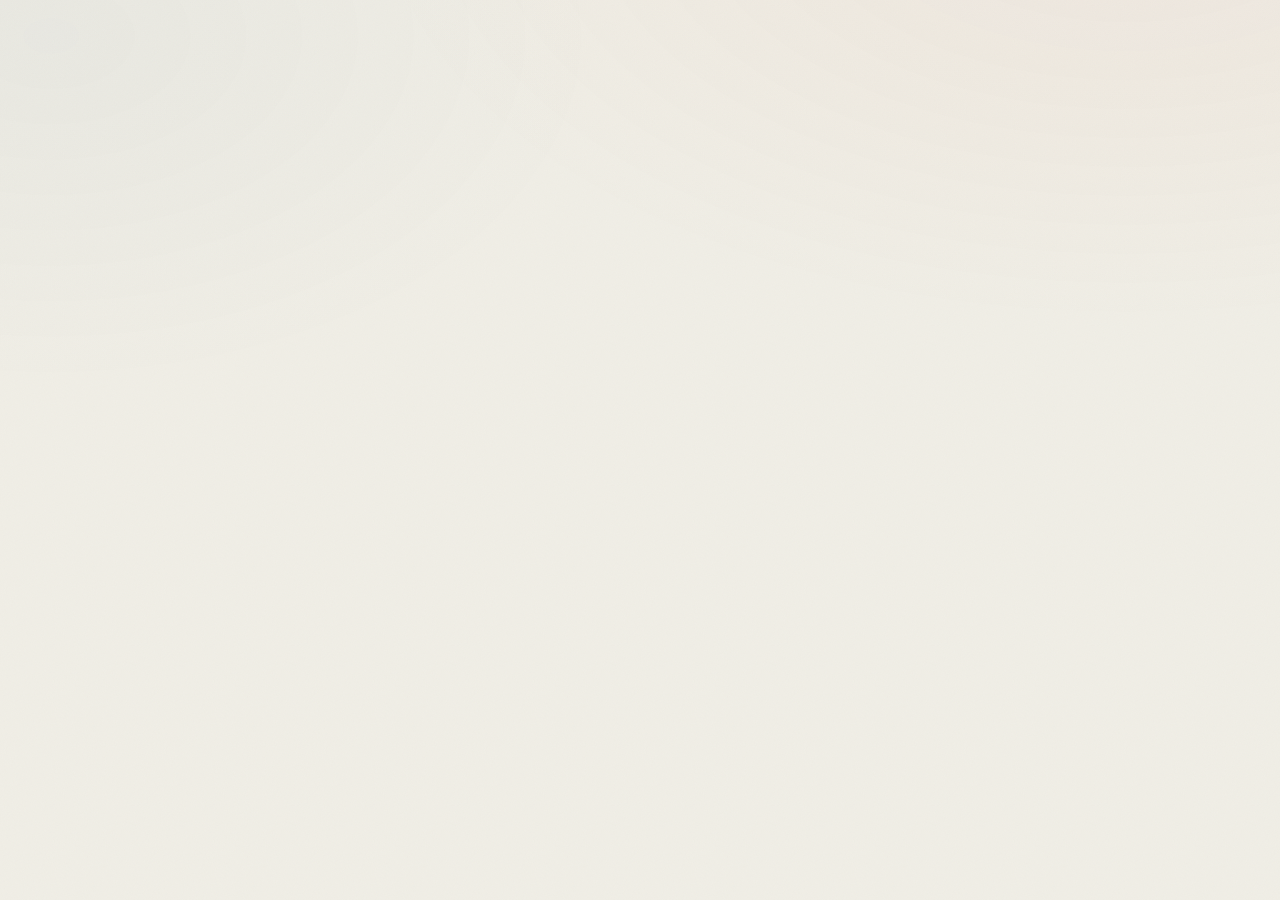
<file: index.html>
<!DOCTYPE html>
<html lang="ar" dir="rtl">
<head>
<meta charset="UTF-8">
<meta name="viewport" content="width=device-width, initial-scale=1">
<meta http-equiv="refresh" content="0;url=qisma.html">
<link rel="icon" href="favicon.ico" sizes="32x32">
<link rel="icon" type="image/svg+xml" href="icons/icon.svg">
<link rel="apple-touch-icon" href="icons/apple-touch-icon.png">
<title>قِسمة — Qisma</title>
</head>
<body>
<p><a href="qisma.html">افتح قِسمة</a></p>
</body>
</html>
</file>
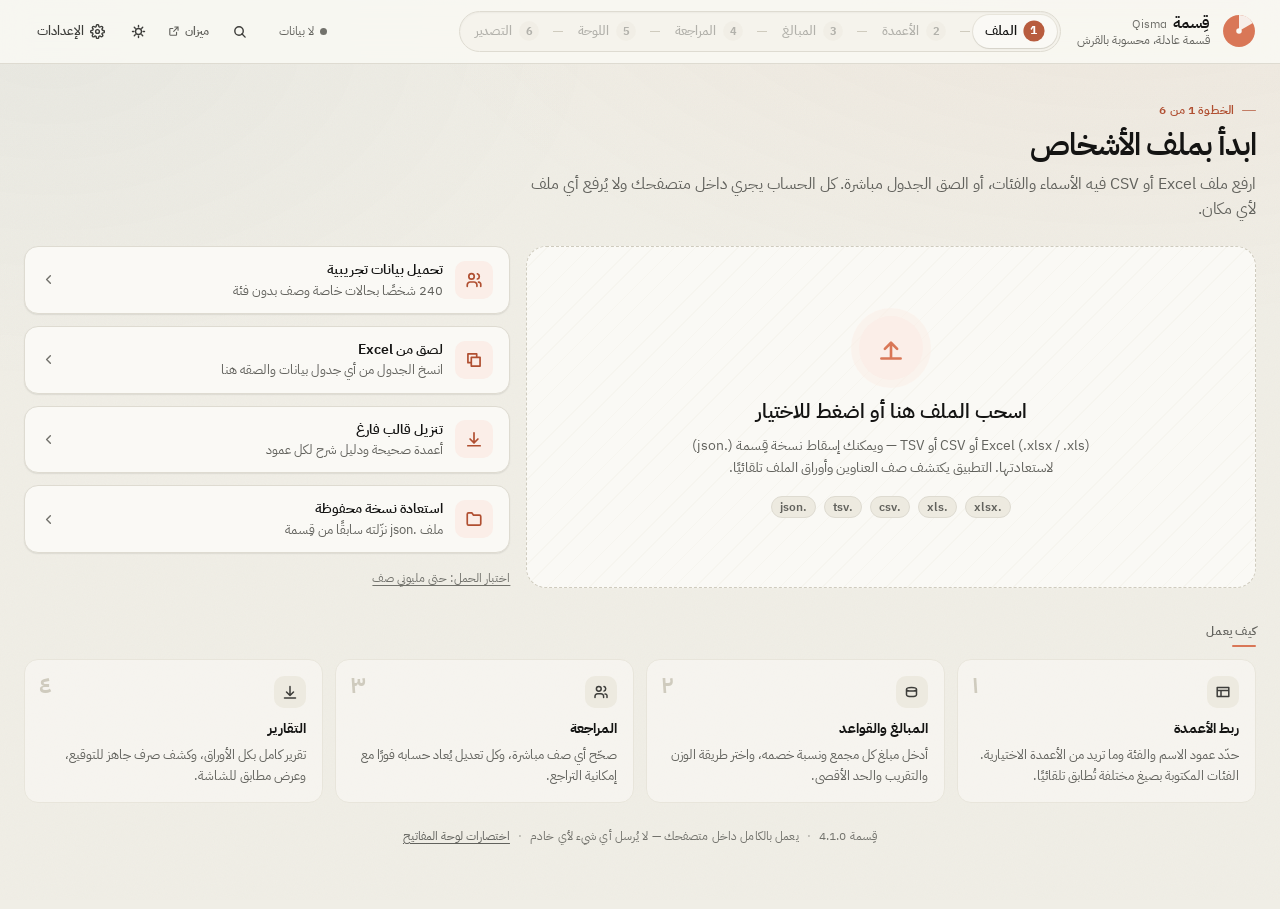
<file: qisma.html>
<!DOCTYPE html>
<html lang="ar" dir="rtl">
<head>
<meta charset="UTF-8">
<meta name="viewport" content="width=device-width, initial-scale=1, viewport-fit=cover">
<title>قِسمة — Qisma</title>
<meta name="description" content="قِسمة: توزيع عادل للحوافز والمجمعات على الأشخاص، محسوب بالقرش، يعمل بالكامل داخل المتصفح.">
<meta name="color-scheme" content="light dark">
<meta name="theme-color" id="theme-color" content="#F0EEE6">
<link rel="manifest" href="manifest.webmanifest">
<link rel="apple-touch-icon" href="icons/apple-touch-icon.png">
<link rel="icon" href="favicon.ico" sizes="32x32">
<link rel="icon" type="image/svg+xml" href="data:image/svg+xml,%3Csvg xmlns='http://www.w3.org/2000/svg' viewBox='0 0 32 32'%3E%3Ccircle cx='16' cy='16' r='15' fill='%23D97757'/%3E%3Cpath d='M16 1a15 15 0 0 1 13 7.5L16 16Z' fill='%23FAF9F5' opacity='.92'/%3E%3Ccircle cx='16' cy='16' r='2.6' fill='%23FAF9F5'/%3E%3C/svg%3E">
<script>
(function(){try{
  var raw = localStorage.getItem('qisma.settings.v1');
  var ui = raw ? (JSON.parse(raw).ui || {}) : {};
  var pref = ui.theme === 'light' || ui.theme === 'dark' ? ui.theme : 'system';
  var dark = pref === 'dark' || (pref === 'system' && matchMedia('(prefers-color-scheme:dark)').matches);
  var r = document.documentElement;
  r.setAttribute('data-theme', dark ? 'dark' : 'light');
  r.setAttribute('data-theme-pref', pref);
  if (ui.motion === 'reduced') r.setAttribute('data-motion', 'reduced');
  var m = document.getElementById('theme-color');
  if (m) m.setAttribute('content', dark ? '#1A1A18' : '#F0EEE6');
}catch(e){document.documentElement.setAttribute('data-theme','light');}})();
</script>
<link rel="preconnect" href="https://fonts.googleapis.com">
<link rel="preconnect" href="https://fonts.gstatic.com" crossorigin>
<link href="https://fonts.googleapis.com/css2?family=IBM+Plex+Sans+Arabic:wght@400;500;600;700&display=swap" rel="stylesheet">
<link rel="stylesheet" href="css/qisma.css">
<script src="vendor/xlsx.full.min.js" defer onerror="window.__sheetJsLocalFailed=true"></script>
</head>
<body>
<a class="skip-link" href="#main">تخطَّ إلى المحتوى</a>
<div id="app"></div>
<div class="toasts" id="toasts" aria-live="polite"></div>
<noscript><p style="padding:24px">قِسمة يحتاج تفعيل JavaScript.</p></noscript>
<script src="js/engine.js" defer></script>
<script src="js/core.js" defer></script>
<script src="js/xlsxstream.js" defer></script>
<script src="js/importworker.js" defer></script>
<script src="js/data.js" defer></script>
<script src="js/app.js" defer></script>
<script src="js/review.js" defer></script>
<script src="js/views.js" defer></script>
<script src="js/selftest.js" defer></script>
</body>
</html>
</file>
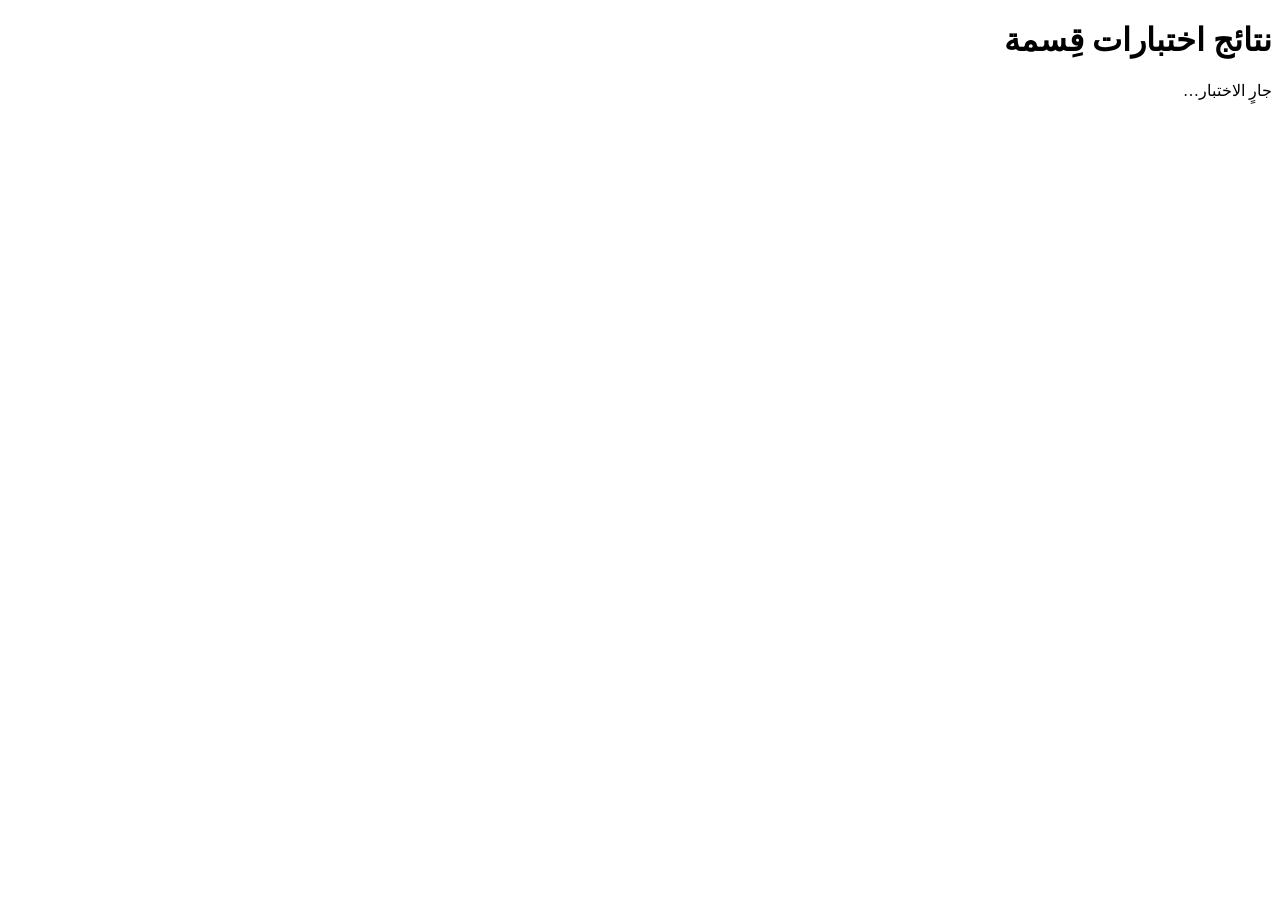
<file: test.html>
<!DOCTYPE html>
<html lang="ar" dir="rtl">
<head><meta charset="utf-8"><title>اختبارات قِسمة</title></head>
<body>
<h1>نتائج اختبارات قِسمة</h1>
<output id="results">جارٍ الاختبار…</output>
<iframe src="qisma.html" title="تطبيق قِسمة" hidden></iframe>
<script>
document.querySelector('iframe').addEventListener('load', async function () {
  try {
    var win = this.contentWindow;
    var results = win.SelfTest.run();
    var failed = results.filter(function (r) { return !r.pass; });
    var wait = function () { return new Promise(function (resolve) { setTimeout(resolve, 550); }); };
    var find = function (selector, text) {
      return Array.from(win.document.querySelectorAll(selector)).find(function (node) { return node.textContent.indexOf(text) !== -1; });
    };
    find('button', 'تحميل بيانات تجريبية').click();
    await wait();
    var demoLoaded = win.App.internals.getState().people.length === 240;
    find('.step-pill', 'الملف').click();
    await wait();
    find('button', 'تحميل بيانات تجريبية').click();
    var protectedReplacement = !!win.document.querySelector('[role="dialog"]') && win.App.internals.getState().people.length === 240;
    find('[role="dialog"] button', 'إلغاء').click();
    find('.step-pill', 'المبالغ').click();
    await wait();
    var numericInput = Array.from(win.document.querySelectorAll('input')).find(function (input) { return input.getAttribute('aria-label') && input.getAttribute('aria-label').indexOf('نسبة خصم') !== -1; });
    var numericText = !!numericInput && numericInput.type === 'text' && numericInput.inputMode === 'decimal';
    var frame = this, stepperFits = true;
    for (var w of [1280, 1024, 860, 720, 480, 360, 320]) {
      frame.style.width = w + 'px';
      frame.hidden = false;
      await new Promise(function (resolve) { setTimeout(resolve, 150); });
      var list = win.document.querySelector('.stepper');
      if (list.scrollWidth > list.clientWidth + 1) stepperFits = false;
    }
    frame.hidden = true;

    var people = win.DemoData.people(60000, 7);
    var st0 = win.App.internals.getState();
    var input = { people: people, tiers: st0.tiers, pools: st0.pools, periodDays: st0.periodDays, options: st0.options };
    var direct = win.Engine.runPipeline(input);
    var workerOk = false, workerMs = 0;
    if (win.EngineWorker.supported()) {
      var tw0 = performance.now();
      var viaWorker = await win.EngineWorker.run(input);
      workerMs = Math.round(performance.now() - tw0);
      workerOk = viaWorker.ok && viaWorker.totals.net === direct.totals.net && viaWorker.cols.net.length === direct.cols.net.length && viaWorker.people[12345].netPiastres === direct.people[12345].netPiastres;
    }

    var streamOk = false, streamDetail = '';
    try {
      var n = 3000;
      var out = await win.XlsxStream.write([
        { name: 'تفصيل', header: ['#', 'الاسم', 'الصافي', 'نسبة'], count: n, rowAt: function (k) { return [k + 1, 'اسم <' + k + '> & "x"', (k * 37) / 100, k / n]; }, tail: [['الإجمالي', '', 1, '']], opts: { formats: { 2: '#,##0.00', 3: '0.00%' } } },
        { name: 'ملخص', rows: [['البيان', 'القيمة'], ['عدد', n]], opts: { autofilter: false } }
      ], { title: 'test' });
      var buf = new Uint8Array(await out.blob.arrayBuffer());
      var wb = win.XLSX.read(buf, { type: 'array', cellNF: true });
      var aoa = win.XLSX.utils.sheet_to_json(wb.Sheets['تفصيل'], { header: 1 });
      var cell = wb.Sheets['تفصيل']['C3'];
      var checks = [wb.SheetNames.join('|') === 'تفصيل|ملخص', aoa.length === n + 2, aoa[5] && aoa[5][1] === 'اسم <4> & "x"', aoa[n + 1] && aoa[n + 1][0] === 'الإجمالي', !!cell && cell.z === '#,##0.00'];
      streamOk = checks.every(Boolean);
      streamDetail = out.blob.size + 'B ' + (out.compressed ? 'deflate' : 'store') + ' ' + checks.map(function (c) { return c ? 1 : 0; }).join('') + ' z=' + (cell && cell.z) + ' rows=' + aoa.length;
    } catch (e) { streamDetail = String(e); }

    var diffOk = false, searchOk = false, importOk = false, validOk = false;
    try {
      var edited = people.slice();
      edited[5] = Object.assign({}, edited[5], { penaltyRate: 0.4 });
      var before = win.EngineWorker.stats().diff;
      var r1 = await win.EngineWorker.run(Object.assign({}, input, { people: edited }));
      var r0 = win.Engine.runPipeline(Object.assign({}, input, { people: edited }));
      diffOk = win.EngineWorker.stats().diff === before + 1 && r1.totals.net === r0.totals.net;
      var ws = await win.EngineWorker.search(edited, 'محمد');
      var ms = win.Search.run(win.Search.buildIndex(edited), 'محمد');
      searchOk = !!ws && ws.count === ms.count;
      var csvText = 'الاسم,الفئة\n"أ, ب",مدير\nج,"س\nص"\n';
      var imp = await win.ImportWorker.read(new File([csvText], 'x.csv'), 'csv');
      importOk = JSON.stringify(imp.sheets[0].grid) === JSON.stringify(win.Importer.readCsv(csvText));
      var vres = await win.XlsxStream.validate(out.blob);
      validOk = vres.ok;
    } catch (e) { console.error(e); }

    var st = win.App.internals.getState();
    st.ui.viewMode = 'scroll';
    find('.step-pill', 'المراجعة').click();
    await wait();
    var vRows = win.document.querySelectorAll('.vgrid-wrap tbody tr:not(.v-pad)').length;
    var virtualOk = !!win.document.querySelector('.vgrid-wrap') && vRows > 0 && vRows < 80;
    st.ui.viewMode = 'pages';

    var integration = { demoLoaded: demoLoaded, protectedReplacement: protectedReplacement, numericText: numericText, stepperFits: stepperFits, workerOk: workerOk, workerMs: workerMs, streamOk: streamOk, streamDetail: streamDetail, virtualOk: virtualOk, workerDiffOk: diffOk, workerSearchOk: searchOk, streamImportOk: importOk, ooxmlValid: validOk, manifest: !!win.document.querySelector('link[rel="manifest"]'), offlineXlsx: !!win.XLSX && !win.__sheetJsLocalFailed };
    document.getElementById('results').textContent = (results.length - failed.length) + '/' + results.length + ' ناجح\n' + JSON.stringify(integration);
    console.log('QISMA_TESTS ' + JSON.stringify({ total: results.length, failed: failed, integration: integration }));
    console.log('QISMA_PERF ' + JSON.stringify(results.filter(function (r) { return /^(S2|S3|T11|T22)/.test(r.name); }).map(function (r) { return r.name.slice(0, 3) + ': ' + r.detail; })));
  } catch (error) {
    document.getElementById('results').textContent = error.stack || String(error);
    console.error(error);
  }
});
</script>
</body>
</html>
</file>
<file: css/qisma.css>
:root{
color-scheme:light;
--paper:#F0EEE6; --surface:#FAF9F5; --surface-2:#F5F3EC; --surface-3:#EDEAE0;
--ink:#141413; --ink-2:#3D3D3A; --ink-3:#62625D; --ink-4:#72726C;
--line:#DEDBD1; --line-2:#CFCBBE; --line-3:#E8E5DB;
--accent:#D97757; --accent-ink:#B04F31; --accent-wash:#FBEEE8; --accent-line:#EFCDBD;
--on-accent:#fff; --accent-fill:#B85C3E; --accent-fill-hover:#A34F33;
--ok:#357052; --ok-wash:#EAF3EE; --ok-line:#C4DCCF;
--warn:#80591A; --warn-wash:#FBF3E3; --warn-line:#EBD9B4;
--danger:#AE4029; --danger-wash:#FBEBE7; --danger-line:#EFC9BF;
--info:#3A5E79; --info-wash:#ECF1F5; --info-line:#C6D6E1;
--pool-0:#D97757; --pool-1:#3E6480; --pool-2:#3F7A5C; --pool-3:#8A6220; --pool-4:#7A5BA6; --pool-5:#B4462F;
--glass:rgba(250,249,245,.84); --scrim:rgba(20,20,19,.34);
--toast-bg:#141413; --toast-ink:#FAF9F5; --toast-hover:rgba(255,255,255,.12);
--toast-ok:#8FCBA8; --toast-warn:#E8C67B; --toast-danger:#EFA694;
--glow-1:rgba(217,119,87,.06); --glow-2:rgba(62,100,128,.04);
--s1:4px; --s2:8px; --s3:12px; --s4:16px; --s5:24px; --s6:32px; --s7:48px; --s8:64px;
--t-xs:12px; --t-sm:13px; --t-md:14px; --t-lg:16px; --t-xl:20px; --t-2xl:25px; --t-3xl:31px;
--r1:6px; --r2:10px; --r3:14px; --r4:20px; --r-pill:999px;
--e1:0 1px 2px rgba(20,20,19,.05), 0 1px 1px rgba(20,20,19,.04);
--e2:0 2px 4px rgba(20,20,19,.05), 0 6px 16px -6px rgba(20,20,19,.10);
--e3:0 4px 8px rgba(20,20,19,.06), 0 18px 44px -12px rgba(20,20,19,.18);
--d1:90ms; --d2:150ms; --d3:220ms; --d4:340ms; --d5:600ms;
--ease:cubic-bezier(.2,.6,.2,1); --ease-out:cubic-bezier(.16,.84,.28,1); --spring:cubic-bezier(.34,1.4,.64,1);
--font:'IBM Plex Sans Arabic','Noto Sans Arabic','Segoe UI',system-ui,sans-serif;
--nav-h:64px; --topbar-h:64px;
}
@media screen{
[data-theme="dark"]{
color-scheme:dark;
--paper:#1A1A18; --surface:#232320; --surface-2:#2A2A26; --surface-3:#33322D;
--ink:#F5F3EE; --ink-2:#D6D3CA; --ink-3:#AAA69E; --ink-4:#9A968E;
--line:#3A3934; --line-2:#4A4842; --line-3:#302F2B;
--accent:#E08A6B; --accent-ink:#F0A183; --accent-fill:#E08A6B; --accent-fill-hover:#EC9A7C; --on-accent:#201A16;
--accent-wash:#2E211B; --accent-line:#54382C;
--ok:#7FBF9A; --ok-wash:#1B2A22; --ok-line:#2F4A3A;
--warn:#DEB463; --warn-wash:#2B2418; --warn-line:#4C3E22;
--danger:#E88A72; --danger-wash:#2E1D19; --danger-line:#553229;
--info:#8FB4CE; --info-wash:#1A242B; --info-line:#334754;
--pool-0:#E08A6B; --pool-1:#8FB4CE; --pool-2:#7FBF9A; --pool-3:#DEB463; --pool-4:#B59BDB; --pool-5:#E88A72;
--e1:0 1px 2px rgba(0,0,0,.40), 0 1px 1px rgba(0,0,0,.30);
--e2:0 2px 4px rgba(0,0,0,.40), 0 6px 16px -6px rgba(0,0,0,.55);
--e3:0 4px 8px rgba(0,0,0,.45), 0 18px 44px -12px rgba(0,0,0,.65);
--glass:rgba(35,35,32,.84); --scrim:rgba(0,0,0,.60);
--toast-bg:#34332E; --toast-ink:#F5F3EE;
--glow-1:rgba(217,119,87,.07); --glow-2:rgba(62,100,128,.06);
}}
*,*::before,*::after{box-sizing:border-box}
html,body{margin:0;padding:0}
html{-webkit-text-size-adjust:100%; scroll-padding-top:calc(var(--topbar-h) + 12px)}
body{overflow-x:clip; background:var(--paper); color:var(--ink); font-family:var(--font); font-size:var(--t-md); line-height:1.55; -webkit-font-smoothing:antialiased; font-variant-numeric:tabular-nums; font-feature-settings:"tnum" 1,"lnum" 1; min-height:100vh}
body::before{content:''; position:fixed; inset:0; pointer-events:none; z-index:0; background:radial-gradient(1100px 620px at 88% -12%, var(--glow-1), transparent 70%), radial-gradient(820px 520px at 4% 4%, var(--glow-2), transparent 68%)}
#app{position:relative; z-index:1; min-height:100vh; display:flex; flex-direction:column}
h1,h2,h3,h4{margin:0; font-weight:600; letter-spacing:-.011em; line-height:1.25}
p,dl,dd,ol,ul{margin:0}
ol,ul{padding:0; list-style:none}
button,input,select,textarea{font:inherit; color:inherit}
[hidden]{display:none !important}
:focus{outline:none}
:focus-visible{outline:2px solid var(--accent); outline-offset:2px; border-radius:var(--r1)}
::selection{background:var(--accent-wash); color:var(--accent-ink)}
.num{font-variant-numeric:tabular-nums; font-feature-settings:"tnum" 1,"lnum" 1; direction:ltr; unicode-bidi:isolate}
.sr-only{position:absolute; width:1px; height:1px; padding:0; margin:-1px; overflow:hidden; clip:rect(0,0,0,0); white-space:nowrap; border:0}
.skip-link{position:fixed; top:var(--s2); inset-inline-start:var(--s2); z-index:200; padding:var(--s2) var(--s4); background:var(--accent-fill); color:var(--on-accent); border-radius:var(--r2); font-size:var(--t-sm); font-weight:600; text-decoration:none; transform:translateY(-200%); transition:transform var(--d2) var(--ease)}
.skip-link:focus{transform:none}

.stack{display:flex; flex-direction:column}
.row{display:flex; align-items:center}
.wrap{flex-wrap:wrap}
.center{align-items:center; justify-content:center; text-align:center}
.grow{flex:1 1 auto; min-width:0}
.spacer{flex:1 1 auto}
.g1{gap:var(--s1)} .g2{gap:var(--s2)} .g3{gap:var(--s3)} .g4{gap:var(--s4)} .g5{gap:var(--s5)}
.mt2{margin-top:var(--s2)} .mt3{margin-top:var(--s3)} .mt4{margin-top:var(--s4)} .mt5{margin-top:var(--s5)} .mt6{margin-top:var(--s6)}
.mb4{margin-bottom:var(--s4)}
.pad{padding:var(--s3)}
.muted{color:var(--ink-3)}
.tiny{font-size:var(--t-xs)}
.small{font-size:var(--t-sm)}
.tx-ok{color:var(--ok)} .tx-warn{color:var(--warn)} .tx-danger{color:var(--danger)}
.grid-2{display:grid; grid-template-columns:repeat(2,minmax(0,1fr)); gap:var(--s4)}
.grid-3{display:grid; grid-template-columns:repeat(3,minmax(0,1fr)); gap:var(--s4)}

.shell{flex:1 0 auto; width:100%; max-width:1340px; margin:0 auto; padding:0 var(--s5) var(--s6)}
.topbar{position:sticky; top:0; z-index:60; min-height:var(--nav-h); display:flex; align-items:center; padding:0 var(--s5); margin-bottom:var(--s4); background:var(--glass); border-bottom:1px solid var(--line); transition:box-shadow var(--d3) var(--ease), border-color var(--d3) var(--ease)}
.topbar.is-elevated{box-shadow:var(--e2); border-color:var(--line-2)}
@supports (backdrop-filter:blur(1px)){.topbar{backdrop-filter:blur(14px) saturate(1.5)}}
.topbar-inner{max-width:1340px; margin:0 auto; width:100%; display:flex; align-items:center; gap:var(--s4)}
.brand{display:flex; align-items:center; gap:var(--s3); flex:none; min-width:0; color:inherit; text-decoration:none; border-radius:var(--r2)}
.brand-mark{width:34px; height:34px; flex:none; display:block}
.brand-mark .wedge{transform-origin:16px 16px; transition:transform var(--d4) var(--spring)}
.brand:hover .brand-mark .wedge{transform:translate(1px,-1px) rotate(-4deg)}
.brand-mark.boot-reveal .wedge{animation:wedge-reveal var(--d5) var(--ease-out) both}
@keyframes wedge-reveal{0%{transform:translate(2.4px,-2.4px) rotate(-8deg); opacity:.5}60%{transform:translate(1.4px,-1.4px) rotate(-3deg)}100%{transform:none; opacity:1}}
.brand-text{display:flex; flex-direction:column; min-width:0}
.brand-name{font-size:var(--t-lg); font-weight:600; letter-spacing:-.02em; line-height:1.1; white-space:nowrap}
.brand-name span{color:var(--ink-4); font-weight:400; font-size:var(--t-xs); margin-inline-start:6px; letter-spacing:0}
.brand-tag{font-size:var(--t-xs); color:var(--ink-3); line-height:1.2; white-space:nowrap}
.topbar-spacer{flex:1 1 auto}
.topbar-actions{display:flex; align-items:center; gap:var(--s1); flex:none}
.topbar-steps{min-width:0; flex:0 1 auto}
.save-status{flex:none; display:inline-flex; align-items:center; gap:6px; font-size:var(--t-xs); color:var(--ink-3); white-space:nowrap; padding:4px 8px; border-radius:var(--r-pill)}
.save-dot{width:7px; height:7px; border-radius:50%; background:var(--ink-4); flex:none; transition:background var(--d3) var(--ease)}
.save-status.is-ok .save-dot{background:var(--ok)}
.save-status.is-warn .save-dot{background:var(--warn)}
.save-status.is-pending .save-dot{background:var(--accent); animation:pulse 1s var(--ease) infinite}
.save-status.is-danger{color:var(--danger); font-weight:600; background:var(--danger-wash)}
.save-status.is-danger .save-dot{background:var(--danger)}
@keyframes pulse{50%{opacity:.35}}
.topbar-link{display:inline-flex; align-items:center; gap:5px; font-size:var(--t-xs); font-weight:600; color:var(--ink-3); text-decoration:none; padding:6px 10px; border-radius:var(--r2); transition:color var(--d2) var(--ease), background-color var(--d2) var(--ease)}
.topbar-link:hover{color:var(--accent-ink); background:var(--surface-2)}
.icon-ext{width:12px; height:12px}

.stepper{display:flex; align-items:center; gap:2px; padding:3px; background:var(--surface-2); border:1px solid var(--line); border-radius:var(--r-pill); max-width:100%; overflow-x:auto; scrollbar-width:none; counter-reset:step}
.stepper::-webkit-scrollbar{display:none}
.stepper li{display:flex; align-items:center}
.stepper li+li::before{content:''; width:10px; height:1px; background:var(--line-2); margin:0 1px}
.step-pill{display:flex; align-items:center; gap:7px; padding:6px 13px 6px 12px; border:0; border-radius:var(--r-pill); background:transparent; color:var(--ink-3); font-size:var(--t-sm); font-weight:500; cursor:pointer; white-space:nowrap; transition:background var(--d2) var(--ease), color var(--d2) var(--ease), box-shadow var(--d2) var(--ease)}
.step-pill:hover:not([aria-disabled]){background:var(--surface-3); color:var(--ink)}
.step-pill[aria-current="step"]{background:var(--surface); color:var(--ink); box-shadow:var(--e1); font-weight:600}
.step-pill[aria-disabled]{opacity:.45; cursor:not-allowed}
.step-dot{width:20px; height:20px; flex:none; border-radius:50%; display:grid; place-items:center; font-size:11px; font-weight:700; background:var(--surface-3); color:var(--ink-3); transition:background var(--d3) var(--ease), color var(--d3) var(--ease), transform var(--d3) var(--spring)}
.step-dot svg{width:11px; height:11px}
.step-pill[aria-current="step"] .step-dot{background:var(--accent-fill); color:var(--on-accent); transform:scale(1.06)}
.step-pill.done .step-dot{background:var(--ok); color:var(--on-accent)}
.step-pill.is-warn:not([aria-current]) .step-dot{background:var(--warn); color:var(--on-accent)}
.step-pill.is-danger:not([aria-current]) .step-dot{background:var(--danger); color:var(--on-accent)}
.stepper li{flex:none}
.topbar-steps.is-compact .step-pill{gap:6px; padding:6px 10px}
.topbar-steps.is-compact .stepper li+li::before{width:6px}
.topbar-steps.is-tight .step-pill:not([aria-current]) .step-label{display:none}
.topbar-steps.is-tight .step-pill:not([aria-current]){padding:6px}
.topbar-steps.is-minimal .stepper{gap:0}
.topbar-steps.is-minimal .stepper li+li::before{width:2px; margin:0}
.topbar-steps.is-minimal .step-pill{padding:5px 8px 5px 6px}
.topbar-steps.is-minimal .step-pill:not([aria-current]){padding:5px}
.topbar-steps.is-bare .step-pill[aria-current] .step-label{display:none}
.topbar-steps.is-bare .step-pill{padding:5px}

.global-notices{display:flex; flex-direction:column; gap:var(--s3)}
.global-notices:not(:empty){margin-bottom:var(--s4)}
.restore-bar{display:flex; align-items:center; gap:var(--s3); flex-wrap:wrap; padding:var(--s3) var(--s4); border:1px solid var(--accent-line); background:var(--accent-wash); border-radius:var(--r3); font-size:var(--t-sm); animation:mount var(--d3) var(--ease-out) both}
.restore-bar>svg{width:18px; height:18px; flex:none; color:var(--accent-ink)}
.restore-text{display:flex; flex-direction:column; line-height:1.35}

.page-head{display:flex; align-items:flex-end; justify-content:space-between; gap:var(--s4); flex-wrap:wrap; padding:var(--s4) 0 var(--s5)}
.page-head-text{min-width:0; flex:1 1 420px}
.eyebrow{font-size:var(--t-xs); font-weight:600; color:var(--accent-ink); margin-bottom:6px; letter-spacing:.01em}
.page-title{font-size:var(--t-3xl); letter-spacing:-.025em}
.page-sub{margin-top:var(--s2); color:var(--ink-3); font-size:var(--t-lg); max-width:78ch; line-height:1.55}
.page-actions{display:flex; align-items:center; gap:var(--s2); flex-wrap:wrap}
.section-label{display:inline-flex; flex-direction:column; gap:6px; font-size:var(--t-xs); font-weight:600; color:var(--ink-3)}
.section-label::after{content:''; height:2px; width:24px; background:var(--accent); border-radius:2px; animation:label-underline var(--d4) var(--ease-out) both}
@keyframes label-underline{from{width:0}to{width:24px}}

.card{background:var(--surface); border:1px solid var(--line); border-radius:var(--r3); box-shadow:var(--e1); min-width:0}
.card.is-muted{opacity:.78}
.card-pad{padding:var(--s5)}
.card-pad-sm{padding:var(--s3) var(--s4) var(--s4)}
.card-head{display:flex; align-items:flex-start; justify-content:space-between; gap:var(--s3); padding:var(--s4) var(--s5); border-bottom:1px solid var(--line-3)}
.card-head-text{min-width:0}
.card-title{font-size:var(--t-lg); font-weight:600}
.card-note{margin-top:2px; font-size:var(--t-sm); color:var(--ink-3)}
.card-actions{display:flex; gap:var(--s2); flex:none}

.btn{display:inline-flex; align-items:center; justify-content:center; gap:7px; height:38px; padding:0 var(--s4); border-radius:var(--r2); border:1px solid var(--line-2); background:var(--surface); color:var(--ink); font-size:var(--t-md); font-weight:500; cursor:pointer; white-space:nowrap; text-decoration:none; transition:background var(--d2) var(--ease), border-color var(--d2) var(--ease), box-shadow var(--d2) var(--ease), transform var(--d1) var(--ease), color var(--d2) var(--ease)}
.btn:hover:not(:disabled){background:var(--surface-2); border-color:var(--ink-4)}
.btn:active:not(:disabled){transform:translateY(1px) scale(.99)}
.btn:disabled{opacity:.45; cursor:not-allowed}
.btn svg{width:15px; height:15px; flex:none}
.btn-primary{background:var(--accent-fill); border-color:var(--accent-fill); color:var(--on-accent); box-shadow:var(--e1)}
.btn-primary:hover:not(:disabled){background:var(--accent-fill-hover); border-color:var(--accent-fill-hover)}
.btn-ghost{background:transparent; border-color:transparent; color:var(--ink-2)}
.btn-ghost:hover:not(:disabled){background:var(--surface-3); border-color:transparent}
.btn-danger{background:transparent; border-color:var(--danger-line); color:var(--danger)}
.btn-danger:hover:not(:disabled){background:var(--danger-wash); border-color:var(--danger)}
.btn-danger-solid{background:var(--danger); border-color:var(--danger); color:var(--on-accent)}
.btn-danger-solid:hover:not(:disabled){filter:brightness(.94); background:var(--danger)}
.btn-sm{height:32px; padding:0 var(--s3); font-size:var(--t-sm); border-radius:var(--r1)}
.btn-lg{height:46px; padding:0 var(--s5); font-size:var(--t-lg)}
.btn-icon{width:36px; padding:0}
.btn-icon.btn-sm{width:32px}
.btn-block{width:100%}
.btn-group{display:inline-flex; gap:2px; padding:2px; border:1px solid var(--line); border-radius:var(--r2); background:var(--surface)}
.link-btn{background:none; border:0; padding:0; color:var(--ink-3); text-decoration:underline; text-underline-offset:3px; cursor:pointer; font-size:inherit}
.link-btn:hover{color:var(--accent-ink)}
.kbd{display:inline-flex; align-items:center; min-width:20px; height:20px; padding:0 5px; border-radius:5px; border:1px solid var(--line-2); border-bottom-width:2px; background:var(--surface-2); color:var(--ink-3); font:600 11px/1 var(--font); direction:ltr; justify-content:center}
.kbd-group{display:inline-flex; align-items:center; gap:3px; direction:ltr; color:var(--ink-4); font-size:11px}

.field{display:flex; flex-direction:column; gap:6px; min-width:0}
.field-label{font-size:var(--t-sm); font-weight:500; color:var(--ink-2)}
.req{color:var(--danger); font-weight:700}
.field-help{font-size:var(--t-xs); color:var(--ink-3); line-height:1.45}
.input{height:38px; width:100%; padding:0 var(--s3); border-radius:var(--r2); border:1px solid var(--line-2); background:var(--surface); color:var(--ink); transition:border-color var(--d2) var(--ease), box-shadow var(--d2) var(--ease), background var(--d2) var(--ease)}
.input::placeholder{color:var(--ink-4); opacity:.8}
.input:hover:not(:disabled){border-color:var(--ink-4)}
.input:focus{border-color:var(--accent); box-shadow:0 0 0 3px var(--accent-wash)}
.input:disabled{background:var(--surface-3); color:var(--ink-4); cursor:not-allowed}
.input.is-invalid,.dd-trigger.is-invalid{border-color:var(--danger); background:var(--danger-wash)}
.input.num-input{text-align:end; font-variant-numeric:tabular-nums}
.input-sm{height:32px; font-size:var(--t-sm); padding:0 var(--s2); border-radius:var(--r1)}
input[type="search"]::-webkit-search-cancel-button{display:none}
.textarea{height:auto; min-height:220px; padding:var(--s3); resize:vertical; font-family:ui-monospace,SFMono-Regular,Menlo,monospace; font-size:var(--t-sm); line-height:1.5}
.input-affix{display:flex; align-items:stretch; width:100%; border:1px solid var(--line-2); border-radius:var(--r2); background:var(--surface); transition:border-color var(--d2) var(--ease), box-shadow var(--d2) var(--ease); cursor:text}
.input-affix:hover{border-color:var(--ink-4)}
.input-affix:focus-within{border-color:var(--accent); box-shadow:0 0 0 3px var(--accent-wash)}
.input-affix .input{border:0; box-shadow:none !important; background:transparent; min-width:0}
.affix{display:flex; align-items:center; padding:0 var(--s3); color:var(--ink-4); font-size:var(--t-sm); white-space:nowrap; user-select:none}
.affix-suf{border-inline-start:1px solid var(--line-3)}
.input-affix:has(.input:disabled){background:var(--surface-3)}
.search-wrap{position:relative; flex:1 1 280px; min-width:200px}
.search-wrap .input{padding-inline-start:36px; padding-inline-end:40px}
.search-icon{position:absolute; inset-inline-start:11px; top:50%; transform:translateY(-50%); color:var(--ink-4); width:15px; height:15px; pointer-events:none}
.search-clear{position:absolute; inset-inline-end:4px; top:50%; transform:translateY(-50%); width:30px !important; height:30px !important}
.search-kbd{position:absolute; inset-inline-end:9px; top:50%; transform:translateY(-50%); pointer-events:none; opacity:.8}
.search-clear:not([hidden])~.search-kbd,.search-wrap:focus-within .search-kbd{display:none}

.check{position:relative; display:inline-flex; align-items:center; gap:9px; cursor:pointer; user-select:none; font-size:var(--t-md)}
.check input{position:absolute; opacity:0; width:1px; height:1px}
.check-box{width:18px; height:18px; flex:none; border-radius:5px; border:1.5px solid var(--line-2); background:var(--surface); display:grid; place-items:center; transition:background var(--d2) var(--ease), border-color var(--d2) var(--ease), transform var(--d2) var(--spring)}
.check-box svg{width:11px; height:11px; color:var(--on-accent); opacity:0; transform:scale(.5); transition:opacity var(--d2) var(--ease), transform var(--d2) var(--spring)}
.check input:checked+.check-box{background:var(--accent-fill); border-color:var(--accent-fill)}
.check input:checked+.check-box svg{opacity:1; transform:scale(1)}
.check input:indeterminate+.check-box{background:var(--accent-fill); border-color:var(--accent-fill)}
.check input:indeterminate+.check-box::after{content:''; width:9px; height:2px; background:var(--on-accent); border-radius:2px}
.check input:indeterminate+.check-box svg{display:none}
.check input:focus-visible+.check-box{outline:2px solid var(--accent); outline-offset:2px}
.check:hover .check-box{border-color:var(--ink-4)}
.check:active .check-box{transform:scale(.9)}
.check input:disabled+.check-box{opacity:.4}
.check input:disabled~.check-text,.check input:disabled~.check-label{opacity:.5}
.check.check-sm .check-box{width:16px; height:16px; border-radius:4px}
.check-text{display:flex; flex-direction:column; gap:1px}
.check-label{font-weight:500}
.check-grid{display:grid; grid-template-columns:repeat(auto-fill,minmax(240px,1fr)); gap:var(--s2)}
.check-card{align-items:flex-start; padding:var(--s3); border:1px solid var(--line); border-radius:var(--r2); background:var(--surface-2); transition:border-color var(--d2) var(--ease), background var(--d2) var(--ease)}
.check-card:has(input:checked){border-color:var(--accent-line); background:var(--accent-wash)}
.check-card .check-box{margin-top:2px}

.switch{display:inline-flex; align-items:center; gap:10px; cursor:pointer; user-select:none; position:relative}
.switch input{position:absolute; opacity:0; width:1px; height:1px}
.switch-track{width:38px; height:22px; border-radius:var(--r-pill); background:var(--line-2); position:relative; flex:none; transition:background var(--d3) var(--ease)}
.switch-thumb{position:absolute; top:3px; inset-inline-start:3px; width:16px; height:16px; border-radius:50%; background:#fff; box-shadow:0 1px 2px rgba(0,0,0,.25); transition:transform var(--d3) var(--spring)}
.switch input:checked+.switch-track{background:var(--accent-fill)}
.switch input:checked+.switch-track .switch-thumb{transform:translateX(-16px)}
[dir="ltr"] .switch input:checked+.switch-track .switch-thumb{transform:translateX(16px)}
.switch input:focus-visible+.switch-track{outline:2px solid var(--accent); outline-offset:2px}
.switch input:disabled+.switch-track{opacity:.45}
.switch-label{font-size:var(--t-sm); font-weight:500}

.seg{display:inline-flex; padding:3px; gap:2px; background:var(--surface-3); border-radius:var(--r2); border:1px solid var(--line-3); max-width:100%}
.seg-block{display:flex; width:100%}
.seg-block .seg-btn{flex:1 1 0}
.seg-btn{display:inline-flex; align-items:center; justify-content:center; gap:6px; min-height:30px; padding:0 12px; border:0; border-radius:7px; background:transparent; color:var(--ink-3); font-size:var(--t-sm); font-weight:500; cursor:pointer; white-space:nowrap; transition:background var(--d2) var(--ease), color var(--d2) var(--ease), box-shadow var(--d2) var(--ease)}
.seg-btn svg{width:14px; height:14px; flex:none}
.seg-btn:hover{color:var(--ink)}
.seg-btn[aria-checked="true"]{background:var(--surface); color:var(--ink); box-shadow:var(--e1); font-weight:600}
.seg-sm .seg-btn{min-height:26px; padding:0 10px; font-size:var(--t-xs)}

.dd{position:relative; display:inline-flex; min-width:0}
.dd-block{display:flex; width:100%}
.dd-block .dd-trigger{width:100%}
.dd-trigger{display:inline-flex; align-items:center; justify-content:space-between; gap:var(--s2); height:38px; min-width:120px; max-width:100%; padding:0 var(--s3); border-radius:var(--r2); border:1px solid var(--line-2); background:var(--surface); color:var(--ink); font-size:var(--t-md); cursor:pointer; text-align:start; transition:border-color var(--d2) var(--ease), box-shadow var(--d2) var(--ease), background var(--d2) var(--ease)}
.dd-trigger:hover:not(:disabled){border-color:var(--ink-4)}
.dd-trigger:disabled{opacity:.5; cursor:not-allowed}
.dd-trigger[aria-expanded="true"]{border-color:var(--accent); box-shadow:0 0 0 3px var(--accent-wash)}
.dd-trigger.is-set{border-color:var(--accent-line); background:var(--accent-wash); color:var(--accent-ink); font-weight:500}
.dd-value{overflow:hidden; text-overflow:ellipsis; white-space:nowrap; min-width:0}
.dd-caret{width:13px; height:13px; flex:none; color:var(--ink-4); transition:transform var(--d2) var(--ease)}
.dd-icon{width:14px; height:14px; flex:none; color:var(--ink-3)}
.dd-trigger[aria-expanded="true"] .dd-caret{transform:rotate(180deg)}
.dd-trigger.dd-sm{height:32px; font-size:var(--t-sm); min-width:100px; padding:0 var(--s2) 0 var(--s2); border-radius:var(--r1)}
.dd-panel{position:fixed; z-index:140; max-height:320px; overflow:auto; padding:var(--s1); overscroll-behavior:contain; background:var(--surface); border:1px solid var(--line-2); border-radius:var(--r2); box-shadow:var(--e3); animation:pop var(--d2) var(--ease-out); min-width:180px; max-width:min(380px, calc(100vw - 16px)); display:flex; flex-direction:column}
.dd-panel.from-top{animation-name:pop-up}
.dd-list{display:flex; flex-direction:column; min-height:0}
.dd-search{margin:2px 2px var(--s1); width:auto; flex:none; position:sticky; top:0}
@keyframes pop{from{opacity:0; transform:translateY(-4px) scale(.985)}to{opacity:1; transform:none}}
@keyframes pop-up{from{opacity:0; transform:translateY(4px) scale(.985)}to{opacity:1; transform:none}}
.dd-opt{display:flex; align-items:center; gap:var(--s2); width:100%; padding:8px 10px; border:0; border-radius:var(--r1); background:transparent; color:var(--ink); font-size:var(--t-md); text-align:start; cursor:pointer; flex:none}
.dd-opt:hover,.dd-opt.active,.dd-opt:focus-visible{background:var(--surface-3); outline:none}
.dd-opt:disabled{opacity:.45; cursor:not-allowed}
.dd-opt[aria-selected="true"]{color:var(--accent-ink); font-weight:600}
.dd-opt.tone-danger{color:var(--danger)}
.dd-tick{width:13px; height:13px; flex:none; opacity:0}
.dd-opt[aria-selected="true"] .dd-tick{opacity:1}
.dd-opt-icon{width:15px; height:15px; flex:none; color:var(--ink-3)}
.dd-opt-text{display:flex; flex-direction:column; min-width:0; flex:1 1 auto; line-height:1.35}
.dd-opt-text>span:first-child{overflow:hidden; text-overflow:ellipsis}
.dd-opt-hint{font-size:var(--t-xs); color:var(--ink-4); font-weight:400; overflow:hidden; text-overflow:ellipsis; white-space:nowrap}
.dd-opt-count{margin-inline-start:auto; font-size:var(--t-xs); color:var(--ink-4); font-variant-numeric:tabular-nums; padding-inline-start:var(--s2)}
.dd-sep{height:1px; background:var(--line-3); margin:var(--s1) 6px; flex:none}
.dd-group{padding:8px 10px 4px; font-size:var(--t-xs); font-weight:600; color:var(--ink-4); flex:none}
.dd-empty{padding:var(--s3); color:var(--ink-4); font-size:var(--t-sm); text-align:center}

.chip{display:inline-flex; align-items:center; gap:6px; height:30px; padding:0 11px; border-radius:var(--r-pill); border:1px solid var(--line-2); background:var(--surface); color:var(--ink-2); font-size:var(--t-sm); font-weight:500; cursor:pointer; white-space:nowrap; transition:background var(--d2) var(--ease), border-color var(--d2) var(--ease), color var(--d2) var(--ease), transform var(--d2) var(--spring)}
.chip:hover{border-color:var(--ink-4); background:var(--surface-2)}
.chip:active{transform:scale(.96)}
.chip[aria-pressed="true"]{background:var(--accent-wash); border-color:var(--accent-ink); color:var(--accent-ink); font-weight:600}
.chip-warn:not([aria-pressed="true"]) .chip-count{color:var(--warn)}
.chip-danger:not([aria-pressed="true"]) .chip-count{color:var(--danger); font-weight:700}
.chip-count{font-size:11px; color:var(--ink-4); font-variant-numeric:tabular-nums}
.chip[aria-pressed="true"] .chip-count{color:var(--accent-ink); opacity:.75}
.chip-x{width:12px; height:12px; opacity:.6}
.chip-row{display:flex; align-items:center; gap:var(--s2); flex-wrap:wrap}

.badge{display:inline-flex; align-items:center; gap:5px; height:22px; padding:0 8px; border-radius:var(--r-pill); font-size:var(--t-xs); font-weight:600; white-space:nowrap; border:1px solid transparent; vertical-align:middle; line-height:1}
.badge svg{width:11px; height:11px; flex:none}
.badge-ok{background:var(--ok-wash); color:var(--ok); border-color:var(--ok-line)}
.badge-warn{background:var(--warn-wash); color:var(--warn); border-color:var(--warn-line)}
.badge-danger{background:var(--danger-wash); color:var(--danger); border-color:var(--danger-line)}
.badge-info{background:var(--info-wash); color:var(--info); border-color:var(--info-line)}
.badge-neutral{background:var(--surface-3); color:var(--ink-3); border-color:var(--line)}
.badge-accent{background:var(--accent-wash); color:var(--accent-ink); border-color:var(--accent-line)}

.notice{position:relative; display:flex; gap:var(--s3); padding:var(--s3) var(--s4); border-radius:var(--r3); border:1px solid var(--info-line); background:var(--info-wash); color:var(--ink-2); font-size:var(--t-sm); line-height:1.55; animation:mount var(--d3) var(--ease-out) both}
.notice-compact{padding:10px var(--s3); border-radius:var(--r2)}
.notice-icon{flex:none; width:17px; height:17px; margin-top:2px; color:var(--info)}
.notice-body{flex:1 1 auto; min-width:0}
.notice-title{font-weight:600; color:var(--ink); font-size:var(--t-md); margin-bottom:2px}
.notice-actions{display:flex; gap:var(--s2); align-items:center; flex-wrap:wrap; margin-top:var(--s3)}
.notice-x{position:absolute; top:6px; inset-inline-end:6px}
.notice-ok{border-color:var(--ok-line); background:var(--ok-wash)} .notice-ok .notice-icon{color:var(--ok)}
.notice-warn{border-color:var(--warn-line); background:var(--warn-wash)} .notice-warn .notice-icon{color:var(--warn)}
.notice-danger{border-color:var(--danger-line); background:var(--danger-wash)} .notice-danger .notice-icon{color:var(--danger)}
.notice-accent{border-color:var(--accent-line); background:var(--accent-wash)} .notice-accent .notice-icon{color:var(--accent-ink)}
.err-list{list-style:disc; padding-inline-start:var(--s4); margin-top:var(--s1)}
.warn-groups{display:flex; flex-direction:column; gap:6px; margin-top:6px}
.warn-group{display:flex; align-items:baseline; gap:var(--s2); flex-wrap:wrap}
.warn-group .muted{font-size:var(--t-xs); overflow:hidden; text-overflow:ellipsis}

.money{display:inline-flex; align-items:baseline; gap:1px; font-variant-numeric:tabular-nums; white-space:nowrap; direction:ltr; unicode-bidi:isolate}
.money-int{font-weight:600}
.money-frac{font-size:.78em; color:var(--ink-3); font-weight:500}
.money-neg{color:var(--danger)}
.money-zero{color:var(--ink-4)}
.money-zero .money-frac{color:var(--ink-4)}
.money-lg .money-int{font-size:var(--t-2xl); letter-spacing:-.02em}
.money-xl .money-int{font-size:var(--t-3xl); letter-spacing:-.028em}
.cur{font-size:var(--t-xs); font-weight:500; color:var(--ink-4); letter-spacing:.02em; margin-inline-start:4px; direction:rtl}
.delta{font-size:var(--t-sm)}
.delta-sign{font-weight:700; margin-inline-end:1px}
.delta-pos{color:var(--ok)} .delta-pos .money-frac{color:var(--ok); opacity:.8}
.delta-neg{color:var(--danger)} .delta-neg .money-frac{color:var(--danger); opacity:.8}

.kpi-row{display:grid; grid-template-columns:repeat(auto-fit,minmax(190px,1fr)); gap:var(--s3)}
.kpi{position:relative; padding:var(--s4); background:var(--surface); border:1px solid var(--line); border-radius:var(--r3); box-shadow:var(--e1); overflow:hidden; min-width:0; transition:border-color var(--d2) var(--ease), box-shadow var(--d2) var(--ease), transform var(--d2) var(--ease)}
.kpi::before{content:''; position:absolute; inset-block:0; inset-inline-start:0; width:3px; background:var(--accent); opacity:.85}
.kpi.kpi-ok::before{background:var(--ok)} .kpi.kpi-warn::before{background:var(--warn)}
.kpi.kpi-danger::before{background:var(--danger)} .kpi.kpi-info::before{background:var(--info)}
.kpi.kpi-flat::before{display:none}
.kpi.kpi-hero{grid-column:span 2; background:linear-gradient(135deg, var(--accent-wash), var(--surface) 70%); border-color:var(--accent-line)}
.kpi-click{cursor:pointer}
.kpi-click:hover{border-color:var(--line-2); box-shadow:var(--e2); transform:translateY(-1px)}
.kpi-label{display:flex; align-items:center; gap:6px; font-size:var(--t-xs); font-weight:600; color:var(--ink-3)}
.kpi-label svg{width:14px; height:14px; flex:none}
.kpi-value{margin-top:var(--s2); display:flex; align-items:baseline; gap:4px; flex-wrap:wrap; min-height:34px}
.kpi-foot{margin-top:6px; font-size:var(--t-xs); color:var(--ink-3); line-height:1.45}

.upload-grid{display:grid; grid-template-columns:minmax(0,1.5fr) minmax(280px,1fr); gap:var(--s4)}
.upload{display:flex; flex-direction:column; align-items:center; justify-content:center; gap:var(--s4); padding:var(--s7) var(--s5); text-align:center; border:1.5px dashed var(--line-2); border-radius:var(--r4); background:var(--surface); cursor:pointer; transition:background var(--d3) var(--ease), border-color var(--d3) var(--ease), transform var(--d3) var(--ease), box-shadow var(--d3) var(--ease); min-height:320px}
.upload:hover{border-color:var(--accent); background:var(--surface-2)}
.upload.drag{background:var(--accent-wash); border-color:var(--accent); border-style:solid; transform:scale(1.008); box-shadow:0 0 0 6px var(--accent-wash)}
.upload-icon-wrap{width:64px; height:64px; border-radius:50%; display:grid; place-items:center; background:var(--accent-wash); color:var(--accent); transition:transform var(--d4) var(--spring)}
.upload:hover .upload-icon-wrap,.upload.drag .upload-icon-wrap{transform:translateY(-3px)}
.upload-icon{width:28px; height:28px}
.upload-title{font-size:var(--t-xl); font-weight:600}
.upload-help{color:var(--ink-3); max-width:56ch; line-height:1.6}
.option-card{display:flex; align-items:center; gap:var(--s3); width:100%; padding:var(--s3) var(--s4); border:1px solid var(--line); border-radius:var(--r3); background:var(--surface); color:inherit; text-align:start; cursor:pointer; box-shadow:var(--e1); transition:border-color var(--d2) var(--ease), background var(--d2) var(--ease), transform var(--d2) var(--ease), box-shadow var(--d2) var(--ease)}
.option-card:hover{border-color:var(--accent-line); box-shadow:var(--e2); transform:translateY(-1px)}
.option-icon{width:38px; height:38px; flex:none; display:grid; place-items:center; border-radius:var(--r2); background:var(--accent-wash); color:var(--accent-ink)}
.option-icon svg{width:18px; height:18px}
.option-text{display:flex; flex-direction:column; flex:1 1 auto; min-width:0}
.option-title{font-weight:600}
.option-desc{font-size:var(--t-sm); color:var(--ink-3)}
.option-chev{width:15px; height:15px; color:var(--ink-4); transition:transform var(--d2) var(--ease)}
.option-card:hover .option-chev{transform:translateX(-3px); color:var(--accent-ink)}
.current-file{display:flex; align-items:center; gap:var(--s3); flex-wrap:wrap}
.how-steps{display:grid; grid-template-columns:repeat(4,minmax(0,1fr)); gap:var(--s3); margin-top:var(--s3); counter-reset:how}
.how-step{display:flex; flex-direction:column; gap:6px; padding:var(--s4); border:1px solid var(--line-3); border-radius:var(--r3); background:color-mix(in srgb, var(--surface) 60%, transparent)}
.how-icon{width:32px; height:32px; display:grid; place-items:center; border-radius:var(--r2); background:var(--surface-3); color:var(--ink-2); margin-bottom:4px}
.how-icon svg{width:16px; height:16px}

.map-layout{display:grid; grid-template-columns:minmax(0,1.6fr) minmax(300px,1fr); gap:var(--s4); align-items:start}
.map-list{display:grid; grid-template-columns:repeat(2,minmax(0,1fr)); gap:1px; background:var(--line-3); border-radius:0 0 var(--r3) var(--r3); overflow:hidden}
.map-row{display:flex; flex-direction:column; gap:var(--s2); padding:var(--s3) var(--s4); background:var(--surface)}
.map-row.is-missing{background:var(--danger-wash)}
.map-label{display:flex; align-items:flex-start; gap:var(--s2)}
.map-dot{width:18px; height:18px; flex:none; border-radius:50%; border:1.5px solid var(--line-2); display:grid; place-items:center; margin-top:2px; transition:background var(--d3) var(--ease), border-color var(--d3) var(--ease)}
.map-dot svg{width:10px; height:10px; color:var(--on-accent)}
.map-row.is-mapped .map-dot{background:var(--ok); border-color:var(--ok)}
.map-row.is-missing .map-dot{border-color:var(--danger)}
.map-name{font-weight:600; font-size:var(--t-sm)}
.map-sample{font-size:var(--t-xs); color:var(--ink-3); overflow:hidden; text-overflow:ellipsis; white-space:nowrap; max-width:100%}
.map-label .stack{min-width:0}
.tier-match{display:flex; flex-direction:column; max-height:360px; overflow:auto; margin:0 calc(var(--s4) * -1); padding:0 var(--s4)}
.tm-row{display:flex; align-items:center; justify-content:space-between; gap:var(--s2); padding:7px 0; border-bottom:1px solid var(--line-3); min-height:44px}
.tm-row:last-child{border-bottom:0}
.tm-row.is-unknown .tm-name>span:first-child{color:var(--danger); font-weight:600}
.tm-name{display:flex; align-items:center; gap:var(--s2); min-width:0; font-size:var(--t-sm)}
.tm-name>span:first-child{overflow:hidden; text-overflow:ellipsis; white-space:nowrap}
.tm-count{font-size:11px; color:var(--ink-4); background:var(--surface-3); padding:1px 6px; border-radius:var(--r-pill); flex:none}
.tm-row .dd-trigger{max-width:170px}
.sum-line{display:flex; align-items:center; justify-content:space-between; gap:var(--s2); font-size:var(--t-sm); padding:3px 0}
.th-stack{display:flex; flex-direction:column; align-items:flex-start; gap:4px}
th.is-mapped{background:var(--accent-wash) !important}

.amounts-layout{display:grid; grid-template-columns:minmax(0,1.35fr) minmax(320px,1fr); gap:var(--s4); align-items:start}
.pool-list{display:flex; flex-direction:column; gap:var(--s3)}
.pool-item{--pc:var(--pool-0); padding:var(--s4); background:var(--surface-2); border:1px solid var(--line-3); border-radius:var(--r3); transition:border-color var(--d2) var(--ease), box-shadow var(--d2) var(--ease), background var(--d2) var(--ease); animation:mount var(--d3) var(--ease-out) both}
.pool-item:focus-within{border-color:var(--line-2); box-shadow:var(--e1); background:var(--surface)}
.pool-item-top{display:flex; align-items:center; gap:var(--s2); margin-bottom:var(--s3)}
.pool-swatch{width:10px; height:10px; border-radius:3px; flex:none; background:var(--pc)}
.pool-name{flex:1 1 auto; background:transparent; border-color:transparent; padding-inline-start:4px; font-size:var(--t-lg); font-weight:600; letter-spacing:-.01em; min-width:0}
.pool-name:hover:not(:disabled),.pool-name:focus{background:var(--surface); border-color:var(--line-2); padding-inline-start:var(--s3)}
.pool-item-fields{display:grid; grid-template-columns:minmax(0,1.4fr) minmax(0,.9fr) minmax(0,1.2fr); gap:var(--s3); align-items:end}
.pool-net{display:flex; flex-direction:column; gap:4px; padding:var(--s2) var(--s3); border-radius:var(--r2); background:var(--surface); border:1px solid var(--line-3); min-width:0}
.pool-net .money-int{color:var(--accent-ink)}
.pool-net-val{min-height:34px; display:flex; align-items:baseline}
.tier-list{display:flex; flex-direction:column}
.tier-row{display:grid; grid-template-columns:minmax(120px,1.1fr) minmax(90px,1fr) 104px 32px; gap:var(--s2); align-items:center; padding:5px 0; border-bottom:1px solid var(--line-3)}
.tier-row:last-child{border-bottom:0}
.tier-name-in{background:transparent; border-color:transparent; font-weight:500}
.tier-name-in:hover,.tier-name-in:focus{background:var(--surface); border-color:var(--line-2)}
.tier-bar-wrap{position:relative; height:22px; background:var(--surface-3); border-radius:var(--r1); overflow:hidden}
.tier-bar{position:absolute; inset-block:0; inset-inline-start:0; background:var(--accent-line); border-radius:var(--r1); transition:width var(--d4) var(--ease-out)}
.tier-use{position:relative; z-index:1; display:flex; align-items:center; height:100%; padding:0 8px; font-size:11px; color:var(--ink-2); white-space:nowrap}
.tier-editor{display:flex; flex-direction:column; gap:var(--s3)}
.rules{display:flex; flex-direction:column}
.rule-row{display:flex; flex-direction:column; gap:var(--s2); padding:var(--s3) 0; border-bottom:1px solid var(--line-3)}
.rule-row:last-child{border-bottom:0}
.rule-head{display:flex; gap:var(--s3); align-items:flex-start}
.rule-icon{width:30px; height:30px; flex:none; display:grid; place-items:center; border-radius:var(--r2); background:var(--surface-3); color:var(--ink-2)}
.rule-icon svg{width:15px; height:15px}
.rule-title{font-weight:600}
.rule-desc{font-size:var(--t-xs); color:var(--ink-3); line-height:1.45}
.rule-control{padding-inline-start:42px}

.toolbar{position:sticky; top:calc(var(--topbar-h) + 8px); z-index:40; display:flex; align-items:center; gap:var(--s2); flex-wrap:wrap; padding:var(--s2) var(--s3); background:var(--glass); border:1px solid var(--line); border-radius:var(--r3); box-shadow:var(--e1)}
@supports (backdrop-filter:blur(1px)){.toolbar{backdrop-filter:blur(14px) saturate(1.5)}}
.toolbar-count{font-size:var(--t-sm); color:var(--ink-2); white-space:nowrap; padding:0 var(--s2)}
.filter-bar{display:flex; flex-direction:column; gap:var(--s2); margin-bottom:var(--s3)}
.filter-chips{padding:2px 2px 0}
.sel-bar{display:flex; align-items:center; gap:var(--s2); flex-wrap:wrap; max-height:0; overflow:hidden; opacity:0; padding:0 var(--s3); border-radius:var(--r3); background:var(--accent-wash); border:1px solid transparent; transition:max-height var(--d3) var(--ease), opacity var(--d3) var(--ease), padding var(--d3) var(--ease), margin var(--d3) var(--ease)}
.sel-bar.is-open{max-height:120px; opacity:1; padding:var(--s2) var(--s3); border-color:var(--accent-line); margin-bottom:var(--s3)}
.live-summary{display:flex; align-items:center; gap:var(--s5); flex-wrap:wrap; padding:var(--s2) var(--s4); margin-bottom:var(--s3); border-radius:var(--r2); background:var(--surface); border:1px solid var(--line-3); font-size:var(--t-sm)}
.ls-item{display:flex; align-items:baseline; gap:var(--s2)}
.ls-label{color:var(--ink-3); font-size:var(--t-xs)}
.ls-warn .money-int{color:var(--warn)}
.ls-delta{display:flex; align-items:baseline; gap:var(--s2); margin-inline-start:auto; font-size:var(--t-xs); color:var(--ink-3); animation:mount var(--d3) var(--ease-out)}

.table-frame{position:relative}
.table-wrap{position:relative; overflow:auto; border-radius:var(--r3); border:1px solid var(--line); background:var(--surface); overscroll-behavior-x:contain; scrollbar-width:thin; scrollbar-color:var(--line-2) transparent}
.table-wrap.h-md{max-height:520px}
.table-wrap.h-lg{max-height:min(72vh,720px)}
.table-wrap::-webkit-scrollbar{height:10px; width:10px}
.table-wrap::-webkit-scrollbar-thumb{background:var(--line-2); border-radius:99px; border:2px solid var(--surface)}
.scroll-shadow{position:absolute; inset-block:1px; width:28px; pointer-events:none; opacity:0; transition:opacity var(--d2) var(--ease); z-index:5; border-radius:var(--r3)}
.scroll-shadow-end{inset-inline-end:1px; background:linear-gradient(to right, color-mix(in srgb, var(--ink) 9%, transparent), transparent)}
.table-wrap.can-scroll-end~.scroll-shadow-end{opacity:1}
table.dt{width:100%; border-collapse:separate; border-spacing:0; font-size:var(--t-md)}
table.dt.dt-fixed{table-layout:fixed}
table.dt thead th{position:sticky; top:0; z-index:3; background:var(--surface-2); color:var(--ink-3); font-size:var(--t-xs); font-weight:600; text-align:start; padding:0 var(--s3); height:40px; border-bottom:1px solid var(--line-2); white-space:nowrap}
table.dt thead th.num-col{text-align:end}
.th-btn{display:inline-flex; align-items:center; gap:5px; width:100%; height:100%; padding:0; border:0; background:none; color:inherit; font:inherit; cursor:pointer; justify-content:flex-start}
th.num-col .th-btn{justify-content:flex-end}
th.sortable:hover{color:var(--ink); background:var(--surface-3)}
.sort-ind{width:11px; height:11px; opacity:0; transition:opacity var(--d2) var(--ease), transform var(--d2) var(--ease); flex:none}
th[aria-sort] .sort-ind{opacity:1; color:var(--accent)}
th[aria-sort="descending"] .sort-ind{transform:rotate(180deg)}
th.sortable:hover .sort-ind{opacity:.5}
th[aria-sort]{color:var(--ink)}
table.dt tbody td{height:46px; padding:0 var(--s3); border-bottom:1px solid var(--line-3); vertical-align:middle; background:var(--surface); transition:background var(--d1) linear}
table.dt tbody tr:last-child td{border-bottom:0}
table.dt tbody tr:hover td{background:var(--surface-2)}
table.dt td.num-col{text-align:end; font-variant-numeric:tabular-nums}
table.dt td.name-col{font-weight:500; overflow:hidden; text-overflow:ellipsis; white-space:nowrap}
table.dt td.name-col .badge{margin-inline-start:6px}
table.dt td.text-col{overflow:hidden; text-overflow:ellipsis; white-space:nowrap; color:var(--ink-2)}
table.dt td.wrap-cell{white-space:normal; line-height:1.45; padding-block:8px}
table.dt tbody tr td:first-child{box-shadow:inset -3px 0 0 transparent}
table.dt tbody tr.is-special td:first-child{box-shadow:inset -3px 0 0 var(--warn)}
table.dt tbody tr.is-warn td:first-child{box-shadow:inset -3px 0 0 var(--warn)}
table.dt tbody tr.is-orphan td:first-child{box-shadow:inset -3px 0 0 var(--danger)}
table.dt tbody tr.is-excluded td:first-child{box-shadow:inset -3px 0 0 var(--ink-4)}
table.dt tbody tr.is-orphan td{background:color-mix(in srgb, var(--danger-wash) 55%, var(--surface))}
table.dt tbody tr.is-excluded td{color:var(--ink-4)}
table.dt tbody tr.is-selected td{background:var(--accent-wash)}
table.dt tfoot td{position:sticky; bottom:0; z-index:2; height:46px; padding:0 var(--s3); background:var(--surface-2); font-weight:600; border-top:1px solid var(--line-2); white-space:nowrap}
table.dt tfoot td.num-col{text-align:end}
table.dt.compact tbody td{height:36px}
table.dt .act-col{width:48px; text-align:center; padding:0 4px}
table.dt th.act-col{position:sticky}
.mark{background:var(--accent-wash); color:var(--accent-ink); border-radius:3px; padding:0 1px; font-weight:600}
.dt-edit{min-width:1600px}
.dt-edit tbody td{padding:0 4px; height:44px}
.dt-edit thead th{padding:0 8px}
.dt-edit .input-sm{border-color:transparent; background:transparent; height:34px; padding:0 8px}
.dt-edit .input-sm:hover{border-color:var(--line-2); background:var(--surface)}
.dt-edit .input-sm:focus{border-color:var(--accent); background:var(--surface)}
.dt-edit .dd-trigger.dd-sm{border-color:transparent; background:transparent; min-width:0; height:34px}
.dt-edit .dd-trigger.dd-sm:hover{border-color:var(--line-2); background:var(--surface)}
.dt-edit .dd-trigger.dd-sm.is-invalid{border-color:var(--danger-line); background:var(--danger-wash); color:var(--danger)}
.dt-edit .sel-col{width:40px; text-align:center; position:sticky; inset-inline-start:0; z-index:2}
.dt-edit thead .sel-col{z-index:4}
.dt-edit .id-col{width:52px; color:var(--ink-4); font-size:var(--t-xs); text-align:center}
.dt-edit .net-col{min-width:120px; padding:0 var(--s3); position:sticky; inset-inline-end:48px; z-index:2; background:var(--surface-2) !important; box-shadow:inset 1px 0 0 var(--line-3); font-weight:600}
.dt-edit thead .net-col{z-index:4}
.dt-edit .act-col{position:sticky; inset-inline-end:0; z-index:2}
.dt-edit thead .act-col{z-index:4}
.dt-edit .net-col .badge{margin-inline-start:4px}
td.flash{animation:cell-flash 900ms var(--ease-out)}
@keyframes cell-flash{0%{background:var(--accent-line)}100%{background:var(--surface-2)}}

.empty-state{display:flex; flex-direction:column; align-items:center; gap:var(--s3); padding:var(--s7) var(--s5); text-align:center; color:var(--ink-3)}
.empty-icon{width:52px; height:52px; border-radius:50%; background:var(--surface-3); display:grid; place-items:center; color:var(--ink-4)}
.empty-icon svg{width:24px; height:24px}
.empty-state-title{font-size:var(--t-lg); font-weight:600; color:var(--ink-2)}

.pager{display:flex; align-items:center; justify-content:space-between; gap:var(--s3); flex-wrap:wrap; padding:var(--s3) var(--s1) 0}
.pager-range{font-size:var(--t-sm); color:var(--ink-3); font-variant-numeric:tabular-nums}
.pager-list{display:flex; align-items:center; gap:3px}
.pager-btn{display:inline-grid; place-items:center; min-width:32px; height:32px; padding:0 8px; border-radius:var(--r1); border:1px solid transparent; background:transparent; color:var(--ink-2); font-size:var(--t-sm); cursor:pointer; font-variant-numeric:tabular-nums; transition:background var(--d2) var(--ease)}
.pager-btn svg{width:14px; height:14px}
.pager-btn:hover:not(:disabled){background:var(--surface-3)}
.pager-btn[aria-current="page"]{background:var(--accent-fill); color:var(--on-accent); font-weight:600}
.pager-btn:disabled{opacity:.35; cursor:not-allowed}
.pager-gap{padding:0 4px; color:var(--ink-4)}

.dash-grid{display:grid; grid-template-columns:repeat(12,minmax(0,1fr)); gap:var(--s4)}
.col-5{grid-column:span 5} .col-7{grid-column:span 7}
.pool-panel{--pc:var(--pool-0); display:flex; flex-direction:column; gap:var(--s2)}
.pool-panel-name{font-size:var(--t-md)}
.pool-nums{display:grid; grid-template-columns:repeat(3,minmax(0,1fr)); gap:var(--s3); padding:var(--s3); background:var(--surface-2); border-radius:var(--r2)}
.meter{margin-top:var(--s1)}
.meter-track{position:relative; height:8px; border-radius:var(--r-pill); background:var(--surface-3); overflow:hidden}
.meter-fill{position:absolute; top:0; bottom:0; border-radius:var(--r-pill); background:var(--accent); transition:width var(--d4) var(--ease-out)}
.dev-track .meter-fill.dev-pos{inset-inline-start:50%}
.dev-track .meter-fill.dev-neg{inset-inline-end:50%}
.meter-center{position:absolute; top:-2px; bottom:-2px; inset-inline-start:calc(50% - 1px); width:2px; background:var(--ink-3); border-radius:1px; opacity:.5}
.meter-fill.is-ok{background:var(--ok)} .meter-fill.is-warn{background:var(--warn)} .meter-fill.is-danger{background:var(--danger)}
.meter-legend{display:flex; justify-content:space-between; gap:var(--s2); margin-top:6px; font-size:var(--t-xs); color:var(--ink-3)}
.histo{display:flex; align-items:flex-end; gap:3px; height:120px; padding-top:var(--s2)}
.histo-bar{flex:1 1 0; background:var(--accent); opacity:.82; border-radius:4px 4px 1px 1px; min-width:4px; transition:opacity var(--d2) var(--ease), height var(--d4) var(--ease-out); animation:grow-y var(--d4) var(--ease-out) both}
.histo-bar:hover{opacity:1}
@keyframes grow-y{from{transform:scaleY(0); transform-origin:bottom}to{transform:none}}
.histo-axis{display:flex; justify-content:space-between; font-size:var(--t-xs); color:var(--ink-4); margin-top:4px; direction:ltr}
.dist-stats{display:grid; grid-template-columns:repeat(5,minmax(0,1fr)); gap:var(--s2); margin-top:var(--s4); padding-top:var(--s3); border-top:1px solid var(--line-3); font-size:var(--t-sm)}
.chart-card{padding:var(--s5); background:var(--surface); border:1px solid var(--line); border-radius:var(--r3); box-shadow:var(--e1); min-width:0}
.chart-rows{display:flex; flex-direction:column; gap:2px; margin-top:var(--s4)}
.chart-row{display:grid; grid-template-columns:minmax(0,34%) 1fr auto; align-items:center; gap:var(--s3); width:100%; padding:6px var(--s2); border:0; border-radius:var(--r1); background:transparent; color:inherit; cursor:pointer; text-align:start; transition:background var(--d2) var(--ease)}
.chart-row:hover{background:var(--surface-2)}
.chart-name{font-size:var(--t-sm); color:var(--ink-2); overflow:hidden; text-overflow:ellipsis; white-space:nowrap}
.chart-track{height:18px; border-radius:var(--r1); background:var(--surface-3); overflow:hidden; display:block}
.chart-bar{display:block; height:100%; border-radius:var(--r1); background:var(--accent); width:0; transition:width var(--d5) var(--ease-out)}
.chart-bar.alt{background:var(--danger)}
.chart-val{display:flex; align-items:baseline; gap:6px; font-size:var(--t-sm); justify-content:flex-end; min-width:120px}
.chart-pct{font-size:11px; color:var(--ink-4); min-width:30px; text-align:end}

.export-grid{display:grid; grid-template-columns:repeat(auto-fill,minmax(290px,1fr)); gap:var(--s4)}
.export-card{display:flex; flex-direction:column; gap:var(--s3); padding:var(--s5); background:var(--surface); border:1px solid var(--line); border-radius:var(--r3); box-shadow:var(--e1); transition:border-color var(--d2) var(--ease), box-shadow var(--d2) var(--ease)}
.export-card:hover{box-shadow:var(--e2); border-color:var(--line-2)}
.export-card.is-primary{border-color:var(--accent-line); background:linear-gradient(160deg, var(--accent-wash), var(--surface) 55%)}
.export-top{display:flex; align-items:center; gap:var(--s3)}
.export-icon{width:40px; height:40px; flex:none; border-radius:var(--r2); display:grid; place-items:center; background:var(--accent-wash); color:var(--accent-ink)}
.export-icon svg{width:18px; height:18px}
.export-note{padding:6px 10px; background:var(--surface-2); border-radius:var(--r1); line-height:1.5}
.exec-list{display:grid; grid-template-columns:repeat(auto-fill,minmax(280px,1fr)); column-gap:var(--s6)}
.exec-row{display:flex; justify-content:space-between; gap:var(--s3); padding:9px 0; border-bottom:1px solid var(--line-3); font-size:var(--t-sm)}
.exec-row dt{color:var(--ink-2)}
.danger-zone{border-color:var(--danger-line)}

.modal-scrim{position:fixed; inset:0; z-index:90; background:var(--scrim); display:grid; place-items:center; padding:var(--s5); animation:fade var(--d2) var(--ease)}
.modal-scrim.leaving{animation:fade-out 160ms var(--ease) forwards}
.modal-scrim.leaving .modal{animation:sink 160ms var(--ease) forwards}
@supports (backdrop-filter:blur(1px)){.modal-scrim{backdrop-filter:blur(3px)}}
@keyframes fade{from{opacity:0}to{opacity:1}}
@keyframes fade-out{to{opacity:0}}
@keyframes sink{to{opacity:0; transform:translateY(8px) scale(.99)}}
.modal{width:min(680px,100%); max-height:min(88vh,880px); display:flex; flex-direction:column; background:var(--surface); border:1px solid var(--line-2); border-radius:var(--r4); box-shadow:var(--e3); animation:rise var(--d3) var(--ease-out); outline:none}
@keyframes rise{from{opacity:0; transform:translateY(12px) scale(.985)}to{opacity:1; transform:none}}
@keyframes sheet-rise{from{transform:translateY(100%)}to{transform:none}}
.modal-lg{width:min(960px,100%)}
.modal-sm{width:min(480px,100%)}
.modal-head{display:flex; align-items:flex-start; justify-content:space-between; gap:var(--s4); padding:var(--s5) var(--s5) var(--s4)}
.modal-titles{min-width:0}
.modal-title{font-size:var(--t-xl)}
.modal-sub{margin-top:4px; font-size:var(--t-sm); color:var(--ink-3)}
.modal-body{flex:1 1 auto; overflow:auto; padding:0 var(--s5) var(--s5); overscroll-behavior:contain}
.modal-foot{display:flex; align-items:center; gap:var(--s2); flex-wrap:wrap; padding:var(--s3) var(--s5); border-top:1px solid var(--line-3); background:var(--surface-2); border-radius:0 0 var(--r4) var(--r4)}
.sheet{width:min(620px,100%); margin-inline-start:auto; height:100%; max-height:none; border-radius:var(--r4) 0 0 var(--r4); animation:slide-in var(--d4) var(--ease-out)}
.modal-scrim:has(.sheet){place-items:stretch; justify-items:end; padding:0}
@keyframes slide-in{from{transform:translateX(-40px); opacity:0}to{transform:none; opacity:1}}
.sheet .modal-foot{border-radius:0 0 0 var(--r4)}
.sheet-hero{display:flex; flex-direction:column; gap:var(--s3); padding:var(--s4); border-radius:var(--r3); background:linear-gradient(150deg, var(--accent-wash), var(--surface-2) 70%); border:1px solid var(--accent-line)}
.sheet-money{display:flex; flex-direction:column; gap:2px}
.sheet-trio{display:grid; grid-template-columns:repeat(4,minmax(0,1fr)); gap:var(--s3); padding-top:var(--s3); border-top:1px solid var(--accent-line)}
.explain{display:flex; flex-direction:column; gap:var(--s3)}
.explain-steps{display:flex; flex-direction:column; border:1px solid var(--line-3); border-radius:var(--r3); overflow:hidden}
.x-step{display:grid; grid-template-columns:24px 1fr auto; align-items:center; gap:var(--s3); padding:10px var(--s3); border-bottom:1px solid var(--line-3); background:var(--surface); animation:mount var(--d3) var(--ease-out) both}
.x-step:nth-child(2){animation-delay:30ms} .x-step:nth-child(3){animation-delay:60ms} .x-step:nth-child(4){animation-delay:90ms} .x-step:nth-child(5){animation-delay:120ms} .x-step:nth-child(6){animation-delay:150ms} .x-step:nth-child(7){animation-delay:180ms} .x-step:nth-child(8){animation-delay:210ms}
.x-step:last-child{border-bottom:0}
.x-op{font-weight:700; color:var(--ink-4); text-align:center; font-size:var(--t-lg)}
.x-text{display:flex; flex-direction:column; min-width:0}
.x-label{font-weight:500}
.x-detail{font-size:var(--t-xs); color:var(--ink-3)}
.x-val{font-weight:600}
.x-step.is-strong{background:var(--surface-2)}
.x-step.is-accent{background:var(--accent-wash)}
.x-step.is-accent .x-val{color:var(--accent-ink); font-size:var(--t-lg)}
.x-step.is-danger .x-label{color:var(--danger)}
.x-step.is-muted{color:var(--ink-4)}
.sheet-form{display:flex; flex-direction:column; gap:var(--s3)}
.sheet-form .section-label{margin-bottom:var(--s1)}

.settings-modal .modal-body{padding:0}
.settings-shell{display:grid; grid-template-columns:220px 1fr; min-height:480px}
.settings-rail{border-inline-end:1px solid var(--line-3); padding:var(--s3); display:flex; flex-direction:column; gap:2px; background:var(--surface-2); border-radius:0 0 0 var(--r4)}
.rail-btn{display:flex; align-items:center; gap:10px; width:100%; padding:9px 12px; border:0; border-radius:var(--r2); background:transparent; color:var(--ink-2); font-size:var(--t-md); text-align:start; cursor:pointer; transition:background var(--d2) var(--ease)}
.rail-btn:hover{background:var(--surface-3)}
.rail-btn[aria-current="true"]{background:var(--surface); color:var(--ink); font-weight:600; box-shadow:var(--e1)}
.rail-btn svg{width:16px; height:16px; flex:none; color:var(--ink-3)}
.rail-btn[aria-current="true"] svg{color:var(--accent)}
.settings-pane{padding:var(--s5); overflow:auto; max-height:min(74vh,720px)}
.pane-title{font-size:var(--t-xl)}
.pane-sub{font-size:var(--t-md)}
.pane-intro{margin:6px 0 var(--s4); font-size:var(--t-sm); color:var(--ink-3); line-height:1.6; max-width:64ch}
.setting-row{display:grid; grid-template-columns:1fr auto; gap:var(--s4); align-items:center; padding:12px 0; border-bottom:1px solid var(--line-3)}
.setting-row.is-danger .setting-name{color:var(--danger)}
.setting-control{display:flex; justify-content:flex-end; min-width:0; max-width:320px}
.setting-name{font-weight:500}
.setting-desc{font-size:var(--t-xs); color:var(--ink-3); margin-top:2px; line-height:1.45}
.alias-row{display:flex; align-items:center; gap:var(--s2); padding:6px 0; border-bottom:1px solid var(--line-3); font-size:var(--t-sm)}
.alias-row svg{width:13px; height:13px; color:var(--ink-4)}
.palette{width:min(620px,100%); align-self:start; margin-top:10vh}
.palette .modal-head{display:none}
.palette .modal-body{padding:var(--s3)}
.palette-input{height:48px; font-size:var(--t-lg); border-radius:var(--r3)}
.palette-list{display:flex; flex-direction:column; max-height:min(56vh,480px); overflow:auto; margin-top:var(--s2)}
.kbd-list{display:flex; flex-direction:column}
.kbd-row{display:flex; justify-content:space-between; align-items:center; padding:9px 0; border-bottom:1px solid var(--line-3); font-size:var(--t-sm)}

.toasts{position:fixed; bottom:var(--s5); inset-inline-start:var(--s5); z-index:160; display:flex; flex-direction:column; gap:var(--s2); max-width:420px; pointer-events:none}
.toast{pointer-events:auto; display:flex; align-items:center; gap:var(--s3); padding:10px 8px 10px var(--s4); border-radius:var(--r3); background:var(--toast-bg); color:var(--toast-ink); font-size:var(--t-sm); box-shadow:var(--e3); animation:toast-in var(--d3) var(--spring); line-height:1.5}
.toast>svg{width:16px; height:16px; flex:none}
.toast-body{flex:1 1 auto; min-width:0}
.toast-action{flex:none; border:0; background:transparent; color:var(--toast-warn); font-weight:700; font-size:var(--t-sm); padding:6px 10px; border-radius:var(--r1); cursor:pointer}
.toast-action:hover{background:var(--toast-hover)}
.toast-x{flex:none; color:var(--toast-ink) !important; opacity:.6}
.toast-x:hover{opacity:1; background:var(--toast-hover) !important}
.toast.is-ok>svg{color:var(--toast-ok)} .toast.is-warn>svg{color:var(--toast-warn)} .toast.is-danger>svg{color:var(--toast-danger)}
@keyframes toast-in{from{opacity:0; transform:translateY(12px) scale(.97)}to{opacity:1; transform:none}}
.toast.leaving{opacity:0; transform:translateY(6px); transition:opacity var(--d2) var(--ease), transform var(--d2) var(--ease)}
.tooltip{position:fixed; z-index:180; padding:6px 10px; border-radius:var(--r1); background:var(--toast-bg); color:var(--toast-ink); font-size:var(--t-xs); pointer-events:none; box-shadow:var(--e2); max-width:280px; line-height:1.45; animation:fade var(--d1) var(--ease)}

.nav-foot{display:flex; align-items:center; gap:var(--s3); flex-wrap:wrap; margin-top:var(--s6); padding-top:var(--s4); border-top:1px solid var(--line)}
.nav-foot .btn-primary{min-width:180px}
.nav-hint{font-size:var(--t-sm); color:var(--ink-3)}
.app-foot{display:flex; align-items:center; justify-content:center; gap:var(--s2); flex-wrap:wrap; padding:var(--s5) var(--s4) var(--s6); font-size:var(--t-xs); color:var(--ink-4); text-align:center}
.dotsep{opacity:.6}
.selftest-table td{white-space:normal}

.mount{animation:mount var(--d3) var(--ease-out) both}
@keyframes mount{from{opacity:0; transform:translateY(6px)}to{opacity:1; transform:none}}
.mount-1{animation-delay:30ms}.mount-2{animation-delay:60ms}.mount-3{animation-delay:90ms}.mount-4{animation-delay:120ms}
main#main{view-transition-name:app-screen; outline:none}
@supports (view-transition-name:none){
::view-transition-old(root),::view-transition-new(root){animation:none}
::view-transition-old(app-screen){animation:vt-out var(--d3) var(--ease) both}
::view-transition-new(app-screen){animation:vt-in var(--d3) var(--ease-out) both}
}
@keyframes vt-out{to{opacity:0; transform:translateX(calc(var(--vt-dir,1) * 10px))}}
@keyframes vt-in{from{opacity:0; transform:translateX(calc(var(--vt-dir,1) * -10px))}to{opacity:1; transform:none}}
.btn,.chip,.step-pill,.dd-trigger,.check,.pager-btn,.seg-btn,.option-card,.chart-row{touch-action:manipulation; -webkit-tap-highlight-color:transparent}

@media (max-width:1120px){
.dash-grid{grid-template-columns:1fr}
.col-5,.col-7{grid-column:1 / -1}
.amounts-layout,.map-layout{grid-template-columns:1fr}
.how-steps{grid-template-columns:repeat(2,minmax(0,1fr))}
.brand-tag{display:none}
}
@media (max-width:960px){
.save-status .save-text{display:none}
.upload-grid{grid-template-columns:1fr}
.upload{min-height:240px}
.settings-shell{grid-template-columns:1fr}
.settings-rail{flex-direction:row; overflow-x:auto; border-inline-end:0; border-bottom:1px solid var(--line-3); border-radius:0; scrollbar-width:none}
.rail-btn{white-space:nowrap; width:auto}
.settings-pane{max-height:none}
}
@media (min-width:761px) and (max-width:900px){.brand-text{display:none}}
@media (max-width:760px){
:root{--nav-h:auto}
.shell{padding:0 var(--s3) var(--s6); padding-left:calc(var(--s3) + env(safe-area-inset-left)); padding-right:calc(var(--s3) + env(safe-area-inset-right))}
.topbar{padding:calc(var(--s2) + env(safe-area-inset-top)) var(--s3) var(--s2); margin-bottom:var(--s3)}
.topbar-inner{display:grid; grid-template-columns:auto minmax(0,1fr) auto; grid-template-areas:"brand save actions" "steps steps steps"; gap:var(--s2)}
.brand{grid-area:brand} .topbar-steps{grid-area:steps; min-width:0} .topbar-actions{grid-area:actions}
.save-status{grid-area:save; justify-self:start}
.topbar-inner>.topbar-spacer{display:none}
.brand-tag,.topbar-link .link-text{display:none}
.topbar-actions .btn .btn-label{display:none}
.topbar-actions .btn{width:36px; padding:0}
.stepper{width:100%; border-radius:var(--r2)}
.stepper li+li{flex:1 1 auto}
.stepper li+li::before{flex:1 1 auto; min-width:4px}
.step-pill{min-height:38px; padding:6px 10px}
.grid-2,.grid-3{grid-template-columns:1fr}
.kpi-row{grid-template-columns:repeat(2,minmax(0,1fr)); gap:var(--s2)}
.kpi.kpi-hero{grid-column:1 / -1}
.kpi{padding:var(--s3)}
.money-lg .money-int{font-size:var(--t-xl)}
.page-title{font-size:var(--t-2xl)}
.page-sub{font-size:var(--t-md)}
.page-head{padding:var(--s3) 0 var(--s4)}
.page-actions{width:100%}
.toolbar{position:static; padding:var(--s2)}
.search-wrap{flex:1 1 100%}
.toolbar .dd{flex:1 1 calc(33% - var(--s2)); min-width:0}
.toolbar .dd-trigger{width:100%; min-width:0}
.toolbar-count{flex:1 1 auto}
.search-kbd{display:none}
.chip-row-scroll{overflow-x:auto; flex-wrap:nowrap; scrollbar-width:none; padding-bottom:2px; margin-inline:calc(var(--s3) * -1); padding-inline:var(--s3)}
.chip-row-scroll::-webkit-scrollbar{display:none}
.chip-row-scroll>*{flex:0 0 auto}
.table-wrap.h-md,.table-wrap.h-lg{max-height:70dvh}
table.dt:not(.dt-edit){min-width:720px}
table.dt thead th,table.dt tbody td{padding:0 var(--s2)}
.dt-edit{min-width:1500px}
.pager{flex-direction:column; align-items:stretch; gap:var(--s2)}
.pager-list{justify-content:center; flex-wrap:wrap}
.pager-btn{min-width:40px; height:40px}
.modal-scrim{padding:0; place-items:end stretch}
.modal,.modal-lg,.modal-sm{width:100%; max-width:none; max-height:94dvh; border-radius:var(--r4) var(--r4) 0 0; animation:sheet-rise var(--d3) var(--ease-out)}
.sheet{height:94dvh; border-radius:var(--r4) var(--r4) 0 0}
.modal-scrim:has(.sheet){place-items:end stretch}
.palette{margin-top:0; align-self:end}
.modal-head,.modal-body,.modal-foot{padding-inline:var(--s4)}
.modal-foot{padding-bottom:calc(var(--s3) + env(safe-area-inset-bottom)); border-radius:0}
.modal-foot .btn{flex:1 1 auto}
.modal-foot .spacer{display:none}
.confirm-modal.has-alt .modal-foot{flex-direction:column-reverse; align-items:stretch}
.confirm-modal.has-alt .modal-foot .btn{width:100%; flex:none}
.setting-row{grid-template-columns:1fr; gap:var(--s2)}
.setting-control{justify-content:flex-start; max-width:none}
.pool-item-fields{grid-template-columns:1fr 1fr}
.pool-net{grid-column:1 / -1}
.tier-row{grid-template-columns:minmax(0,1fr) 92px 32px}
.tier-bar-wrap{display:none}
.rule-control{padding-inline-start:0}
.map-list{grid-template-columns:1fr}
.how-steps{grid-template-columns:1fr}
.chart-row{grid-template-columns:minmax(0,40%) 1fr; row-gap:2px}
.chart-val{grid-column:1 / -1; justify-content:flex-start; min-width:0}
.dist-stats{grid-template-columns:repeat(3,minmax(0,1fr))}
.sheet-trio{grid-template-columns:repeat(2,minmax(0,1fr))}
.pool-nums{grid-template-columns:1fr 1fr}
.live-summary{gap:var(--s3); padding:var(--s2) var(--s3)}
.ls-delta{margin-inline-start:0}
.btn{min-height:42px} .btn-sm{min-height:36px}
.btn-icon.btn-sm{min-width:36px}
.input,.dd-trigger{min-height:44px; font-size:16px}
.input-sm,.dd-trigger.dd-sm{min-height:38px; font-size:16px}
.input-affix .input{min-height:42px}
.dt-edit .input-sm,.dt-edit .dd-trigger.dd-sm{min-height:36px}
.upload{padding:var(--s6) var(--s4); min-height:200px}
.toasts{max-width:none; inset-inline:calc(var(--s3) + env(safe-area-inset-left)); bottom:calc(var(--s3) + env(safe-area-inset-bottom))}
.nav-foot{position:sticky; bottom:0; z-index:30; margin-inline:calc(var(--s3) * -1); padding:var(--s2) var(--s3) calc(var(--s2) + env(safe-area-inset-bottom)); background:var(--glass); border-top:1px solid var(--line)}
@supports (backdrop-filter:blur(1px)){.nav-foot{backdrop-filter:blur(14px)}}
.nav-foot .btn-primary{flex:1 1 auto; min-width:0}
.nav-hint{display:none}
.exec-list{grid-template-columns:1fr}
}
@media (max-width:420px){
.kpi-row{grid-template-columns:1fr}
.page-title{font-size:var(--t-xl)}
.toolbar .dd{flex:1 1 100%}
.save-status{display:none}
}
body{font-feature-settings:"tnum" 1,"lnum" 1,"ss01" 1; text-rendering:optimizeLegibility}
body::after{content:''; position:fixed; inset:0; pointer-events:none; z-index:0; opacity:.035; mix-blend-mode:multiply; background-image:url("data:image/svg+xml,%3Csvg xmlns='http://www.w3.org/2000/svg' width='160' height='160'%3E%3Cfilter id='n'%3E%3CfeTurbulence type='fractalNoise' baseFrequency='.9' numOctaves='2' stitchTiles='stitch'/%3E%3C/filter%3E%3Crect width='100%25' height='100%25' filter='url(%23n)'/%3E%3C/svg%3E")}
[data-theme="dark"] body::after{mix-blend-mode:screen; opacity:.025}
.page-title{font-weight:600; letter-spacing:-.03em; text-wrap:balance}
.page-sub{text-wrap:pretty}
.eyebrow{display:inline-flex; align-items:center; gap:8px; font-variant-numeric:tabular-nums}
.eyebrow::before{content:''; width:14px; height:1.5px; background:currentColor; border-radius:2px; opacity:.7}
.card{transition:border-color var(--d2) var(--ease), box-shadow var(--d3) var(--ease)}
.card-head{background:linear-gradient(to bottom, color-mix(in srgb, var(--surface-2) 55%, transparent), transparent)}
.card-title{letter-spacing:-.012em}
.kpi{background:linear-gradient(180deg, var(--surface), color-mix(in srgb, var(--surface-2) 65%, var(--surface)))}
.kpi::before{width:2px; border-radius:2px; inset-block:12px}
.kpi-label{letter-spacing:.01em; text-transform:none}
.kpi-value .money-int{letter-spacing:-.025em}
.kpi.kpi-hero{background:radial-gradient(120% 140% at 100% 0%, var(--accent-wash), var(--surface) 62%); box-shadow:var(--e2)}
.kpi.kpi-hero .kpi-value{min-height:44px}
.btn{letter-spacing:-.005em}
.btn-primary{background:linear-gradient(180deg, color-mix(in srgb, var(--accent-fill) 88%, #fff), var(--accent-fill)); box-shadow:0 1px 0 rgba(255,255,255,.18) inset, 0 1px 2px rgba(20,20,19,.12)}
.btn-primary:hover:not(:disabled){background:var(--accent-fill-hover)}
.toolbar{border-color:var(--line-3); box-shadow:0 1px 0 var(--line-3), var(--e1)}
.table-wrap{box-shadow:var(--e1)}
table.dt thead th{letter-spacing:.01em; background:color-mix(in srgb, var(--surface-2) 92%, var(--surface))}
table.dt tbody tr:nth-child(even) td{background:color-mix(in srgb, var(--surface-2) 32%, var(--surface))}
table.dt tbody tr:hover td{background:color-mix(in srgb, var(--accent-wash) 45%, var(--surface))}
table.dt tbody tr.is-selected td{background:var(--accent-wash)}
table.dt tbody tr.is-orphan td{background:color-mix(in srgb, var(--danger-wash) 55%, var(--surface))}
table.dt tfoot td{box-shadow:0 -1px 0 var(--line-2)}
.money-frac{opacity:.85}
.upload{background:repeating-linear-gradient(135deg, transparent 0 14px, color-mix(in srgb, var(--surface-2) 70%, transparent) 14px 15px), var(--surface)}
.upload-icon-wrap{box-shadow:0 0 0 8px color-mix(in srgb, var(--accent-wash) 55%, transparent)}
.how-step{position:relative; counter-increment:how}
.how-step::after{content:counter(how, arabic-indic); position:absolute; top:12px; inset-inline-end:14px; font-size:var(--t-2xl); font-weight:600; color:var(--line-2); line-height:1}
.section-label{letter-spacing:.02em}
.stepper{box-shadow:inset 0 1px 2px rgba(20,20,19,.04)}
.step-pill[aria-current="step"]{box-shadow:var(--e1), 0 0 0 1px var(--line-3)}
.chip[aria-pressed="true"]{box-shadow:0 0 0 3px color-mix(in srgb, var(--accent-wash) 70%, transparent)}
.notice{border-inline-start-width:3px}
.empty-state{padding-block:var(--s8)}
.empty-icon{width:60px; height:60px; background:radial-gradient(circle at 30% 30%, var(--surface), var(--surface-3)); box-shadow:inset 0 0 0 1px var(--line-3)}
.modal{box-shadow:var(--e3), 0 0 0 1px color-mix(in srgb, var(--ink) 4%, transparent)}
.modal-head{border-bottom:1px solid transparent}
.app-foot{letter-spacing:.01em}
.stress-link{align-self:flex-start; margin-top:var(--s1); font-size:var(--t-xs); color:var(--ink-4)}
.stress-list{display:grid; grid-template-columns:repeat(auto-fill,minmax(130px,1fr)); gap:var(--s2)}
.stress-opt{display:flex; flex-direction:column; align-items:flex-start; gap:2px; padding:var(--s3) var(--s4); border:1px solid var(--line); border-radius:var(--r2); background:var(--surface-2); color:var(--ink-2); font-size:var(--t-sm); cursor:pointer; text-align:start; transition:border-color var(--d2) var(--ease), background var(--d2) var(--ease), transform var(--d2) var(--ease)}
.stress-opt b{font-size:var(--t-lg); color:var(--ink); letter-spacing:-.02em}
.stress-opt:hover{border-color:var(--accent-line); background:var(--accent-wash); transform:translateY(-1px)}
.busy{position:fixed; inset:0; z-index:220; display:grid; place-items:center; background:color-mix(in srgb, var(--paper) 55%, transparent); animation:fade var(--d2) var(--ease)}
@supports (backdrop-filter:blur(1px)){.busy{backdrop-filter:blur(2px) saturate(1.1)}}
.busy-card{display:flex; align-items:center; gap:var(--s3); padding:var(--s3) var(--s5); background:var(--surface); border:1px solid var(--line-2); border-radius:var(--r-pill); box-shadow:var(--e3); font-size:var(--t-sm); font-weight:500; color:var(--ink-2)}
.busy-spin{width:16px; height:16px; border-radius:50%; border:2px solid var(--line-2); border-top-color:var(--accent); animation:spin .7s linear infinite}
.busy-soft{position:fixed; inset-block-end:var(--s5); inset-inline-start:var(--s5); z-index:210; display:flex; align-items:center; gap:var(--s3); padding:var(--s2) var(--s4); background:var(--surface); border:1px solid var(--line-2); border-radius:var(--r-pill); box-shadow:var(--e2); font-size:var(--t-sm); font-weight:500; color:var(--ink-2); pointer-events:none; animation:fade var(--d2) var(--ease)}
.busy-soft[hidden]{display:none}
.vgrid-wrap{overflow:auto}
.vgrid-wrap table.dt tbody tr.v-pad td{height:auto; padding:0; border:0; background:transparent}
.view-mode{display:inline-flex; align-items:center; gap:var(--s2)}
@keyframes spin{to{transform:rotate(360deg)}}
@page{size:A4; margin:14mm 12mm}
@media print{
.topbar,.toolbar,.filter-bar,.stepper,.pager,.toasts,.btn,.restore-bar,.skip-link,.modal-scrim,.nav-foot,.app-foot,.global-notices,.sel-bar,.act-col,.page-actions,.eyebrow,.notice-actions,.tooltip,.dd-panel{display:none !important}
html,body{background:#fff !important; color:#000}
body::before{display:none}
.shell{max-width:none; padding:0}
.card,.kpi,.chart-card{box-shadow:none; border-color:#ccc; break-inside:avoid}
.kpi.kpi-hero{background:#fff}
.dash-grid,.grid-2{display:block}
.dash-grid>*,.grid-2>*{margin-bottom:12px}
.table-wrap{max-height:none !important; overflow:visible !important; border-color:#ccc}
table.dt{font-size:9.5pt; min-width:0 !important}
table.dt.dt-fixed{table-layout:auto}
table.dt thead{display:table-header-group}
table.dt tfoot{display:table-footer-group}
table.dt thead th,table.dt tfoot td{position:static; background:#f2f2f0 !important; -webkit-print-color-adjust:exact; print-color-adjust:exact}
table.dt thead th,table.dt tbody td,table.dt tfoot td{padding:3px 6px; height:auto; white-space:normal}
table.dt tr{break-inside:avoid}
.badge{border:1px solid #999 !important; background:transparent !important; color:#000 !important}
.mount,.notice{animation:none !important}
h1,h2,h3{break-after:avoid}
}
@media (prefers-reduced-motion:reduce){
*,*::before,*::after{animation-duration:1ms !important; animation-iteration-count:1 !important; transition-duration:1ms !important; scroll-behavior:auto !important}
::view-transition-group(*),::view-transition-old(*),::view-transition-new(*){animation:none !important}
}
[data-motion="reduced"] *,[data-motion="reduced"] *::before,[data-motion="reduced"] *::after{animation-duration:1ms !important; animation-iteration-count:1 !important; transition-duration:1ms !important}
.busy-spin{animation-duration:.7s !important; animation-iteration-count:infinite !important}
@media print{body::after,.busy{display:none !important}}
</file>
